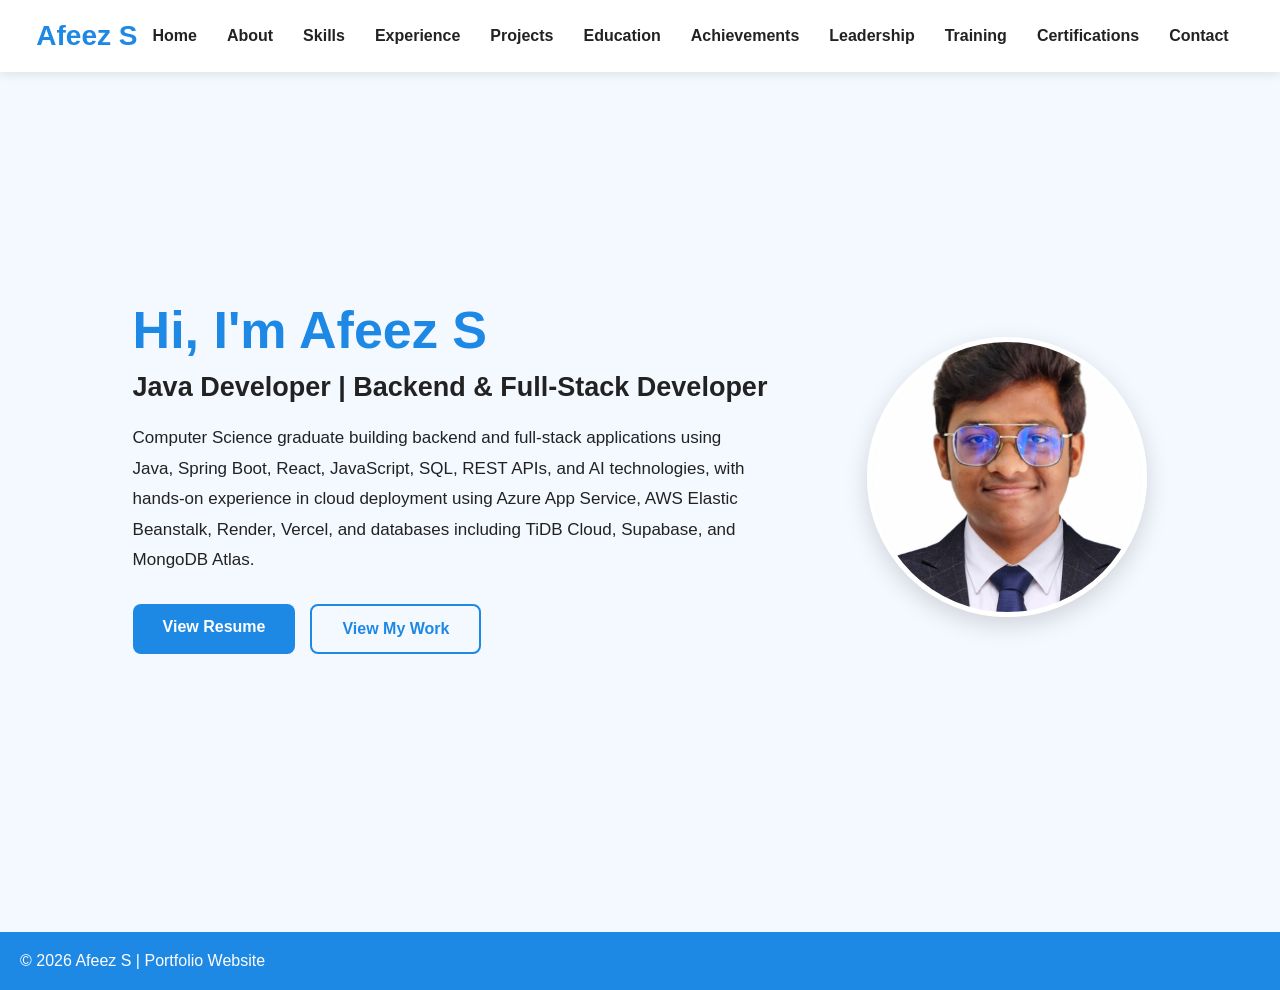
<file: index.html>
<!DOCTYPE html>
<html>
<head>
    <meta charset="UTF-8">
    <meta name="viewport" content="width=device-width, initial-scale=1.0">
    <title>Afeez Portfolio</title>
    <link rel="stylesheet" href="style1.css">
</head>
<body>

<header>
    <div class="nav-container">

        <div class="logo">Afeez S</div>

        <button class="menu-toggle" id="menu-toggle" aria-label="Open navigation menu">
            ☰
        </button>

        <nav id="nav-menu">
            <a href="index.html">Home</a>
            <a href="about.html">About</a>
            <a href="skills.html">Skills</a>
            <a href="experience.html" class="active">Experience</a>
            <a href="projects.html">Projects</a>
            <a href="education.html">Education</a>
            <a href="achievements.html">Achievements</a>
            <a href="leadership.html">Leadership</a>
            <a href="training.html">Training</a>
            <a href="certificates.html">Certifications</a>
            <a href="contact.html">Contact</a>
        </nav>
    </div>
</header>

<section class="hero">

    <div class="hero-text">

        <h1>Hi, I'm Afeez S</h1>

        <h2>Java Developer | Backend & Full-Stack Developer</h2>

        <p>
            Computer Science graduate building backend and full-stack applications 
            using Java, Spring Boot, React, JavaScript, SQL, REST APIs, and AI technologies, 
            with hands-on experience in cloud deployment using Azure App Service, AWS Elastic 
            Beanstalk, Render, Vercel, and databases including TiDB Cloud, Supabase, and MongoDB Atlas.
        </p>

        <div class="hero-buttons">

            <a href="files/Resume_Afeez_Dev.pdf"
               target="_blank"
               class="btn">
                View Resume
            </a>

            <a href="projects.html"
               class="btn secondary-btn">
                View My Work
            </a>

        </div>

    </div>


    <div class="hero-image">

        <img src="images/afeez_prof_pic.jpeg"
             alt="Afeez S - Java Developer">

    </div>

</section>

<footer>
    <p>© 2026 Afeez S | Portfolio Website</p>
</footer>

<script src="script.js"></script>

</body>
</html>
</file>
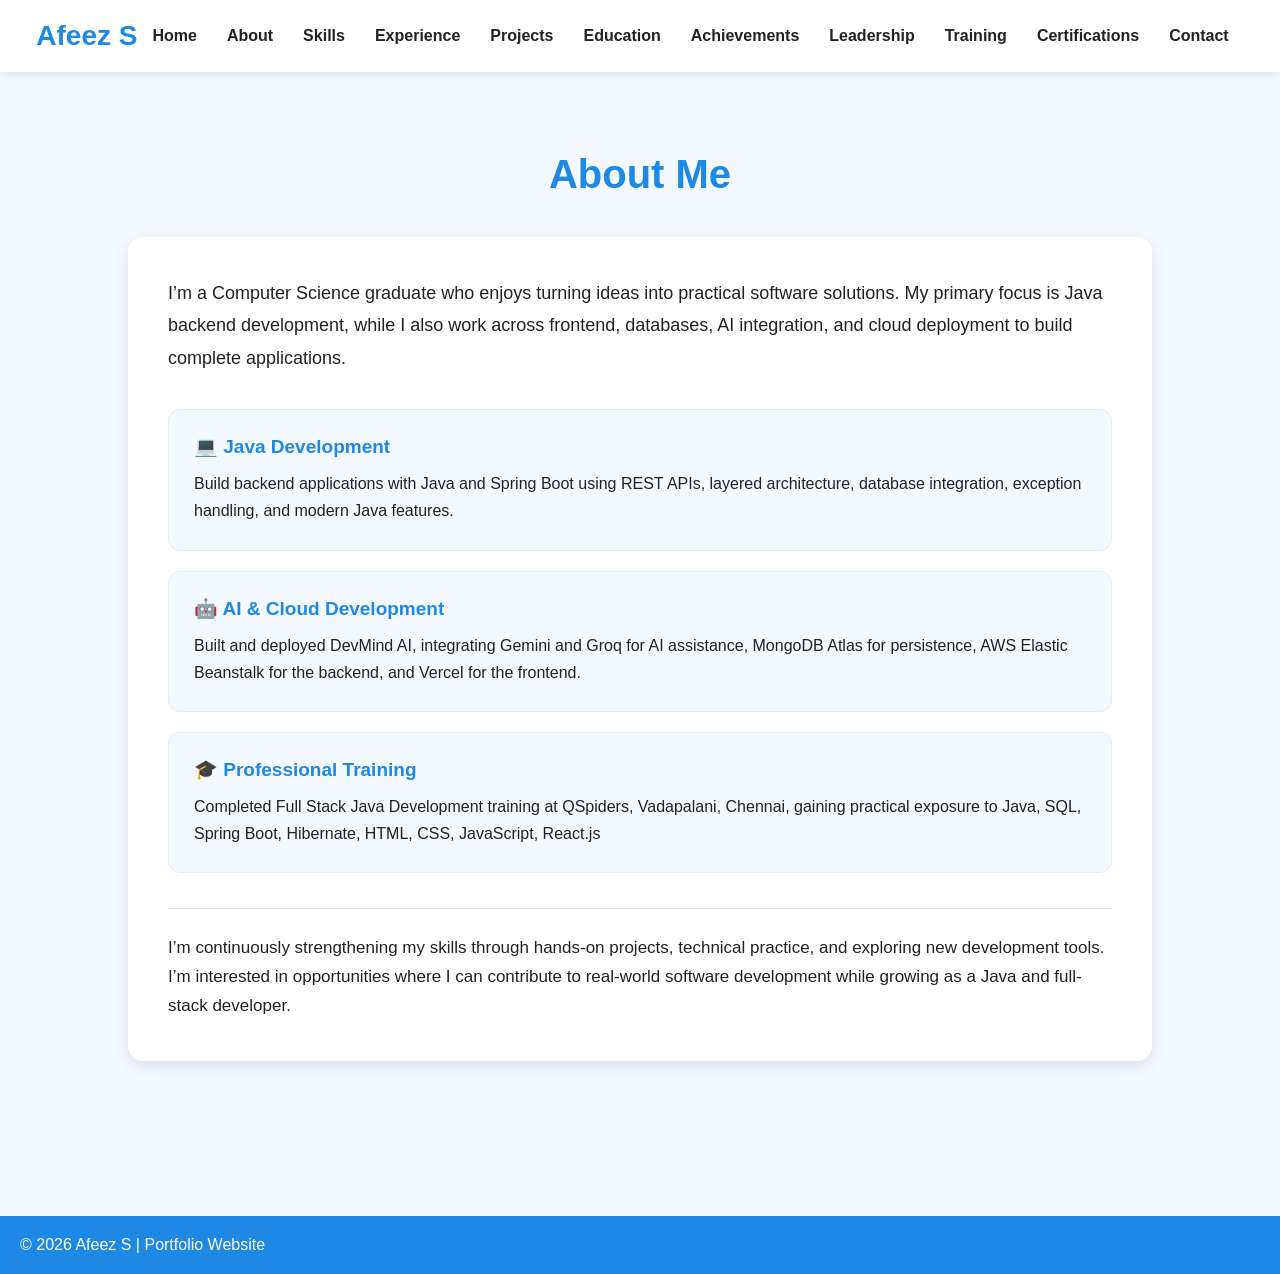
<file: about.html>
<!DOCTYPE html>
<html>
<head>
    <meta charset="UTF-8">
    <meta name="viewport" content="width=device-width, initial-scale=1.0">
    <title>Afeez Portfolio</title>
    <link rel="stylesheet" href="style1.css">
</head>
<body>

<header>
    <div class="nav-container">

        <div class="logo">Afeez S</div>

        <button class="menu-toggle" id="menu-toggle" aria-label="Open navigation menu">
            ☰
        </button>

        <nav id="nav-menu">
            <a href="index.html">Home</a>
            <a href="about.html">About</a>
            <a href="skills.html">Skills</a>
            <a href="experience.html" class="active">Experience</a>
            <a href="projects.html">Projects</a>
            <a href="education.html">Education</a>
            <a href="achievements.html">Achievements</a>
            <a href="leadership.html">Leadership</a>
            <a href="training.html">Training</a>
            <a href="certificates.html">Certifications</a>
            <a href="contact.html">Contact</a>
        </nav>
    </div>
</header>

<section class="section">

    <h1>About Me</h1>

<div class="card about-card">

    <p class="about-intro">
        I’m a Computer Science graduate who enjoys turning ideas into 
        practical software solutions. My primary focus is Java backend 
        development, while I also work across frontend, databases, AI 
        integration, and cloud deployment to build complete applications.
    </p>


    <div class="about-highlights">

        <div class="about-item">
            <h3>💻 Java Development</h3>
            <p>
                Build backend applications with Java and Spring Boot using 
                REST APIs, layered architecture, database integration, exception 
                handling, and modern Java features.
            </p>
        </div>


        <div class="about-item">
            <h3>🤖 AI & Cloud Development</h3>
            <p>
                Built and deployed DevMind AI, integrating Gemini and Groq 
                for AI assistance, MongoDB Atlas for persistence, AWS Elastic 
                Beanstalk for the backend, and Vercel for the frontend.
            </p>
        </div>


        <div class="about-item">
            <h3>🎓 Professional Training</h3>
            <p>
                Completed Full Stack Java Development training at QSpiders, 
                Vadapalani, Chennai, gaining practical exposure to Java, SQL, 
                Spring Boot, Hibernate, HTML, CSS, JavaScript, React.js
            </p>
        </div>

    </div>


    <p class="about-goal">
        I’m continuously strengthening my skills through hands-on projects, 
        technical practice, and exploring new development tools. I’m interested 
        in opportunities where I can contribute to real-world software development 
        while growing as a Java and full-stack developer.
    </p>

</div>

</section>

<footer>
    <p>© 2026 Afeez S | Portfolio Website</p>
</footer>

<script src="script.js"></script>

</body>
</html>
</file>
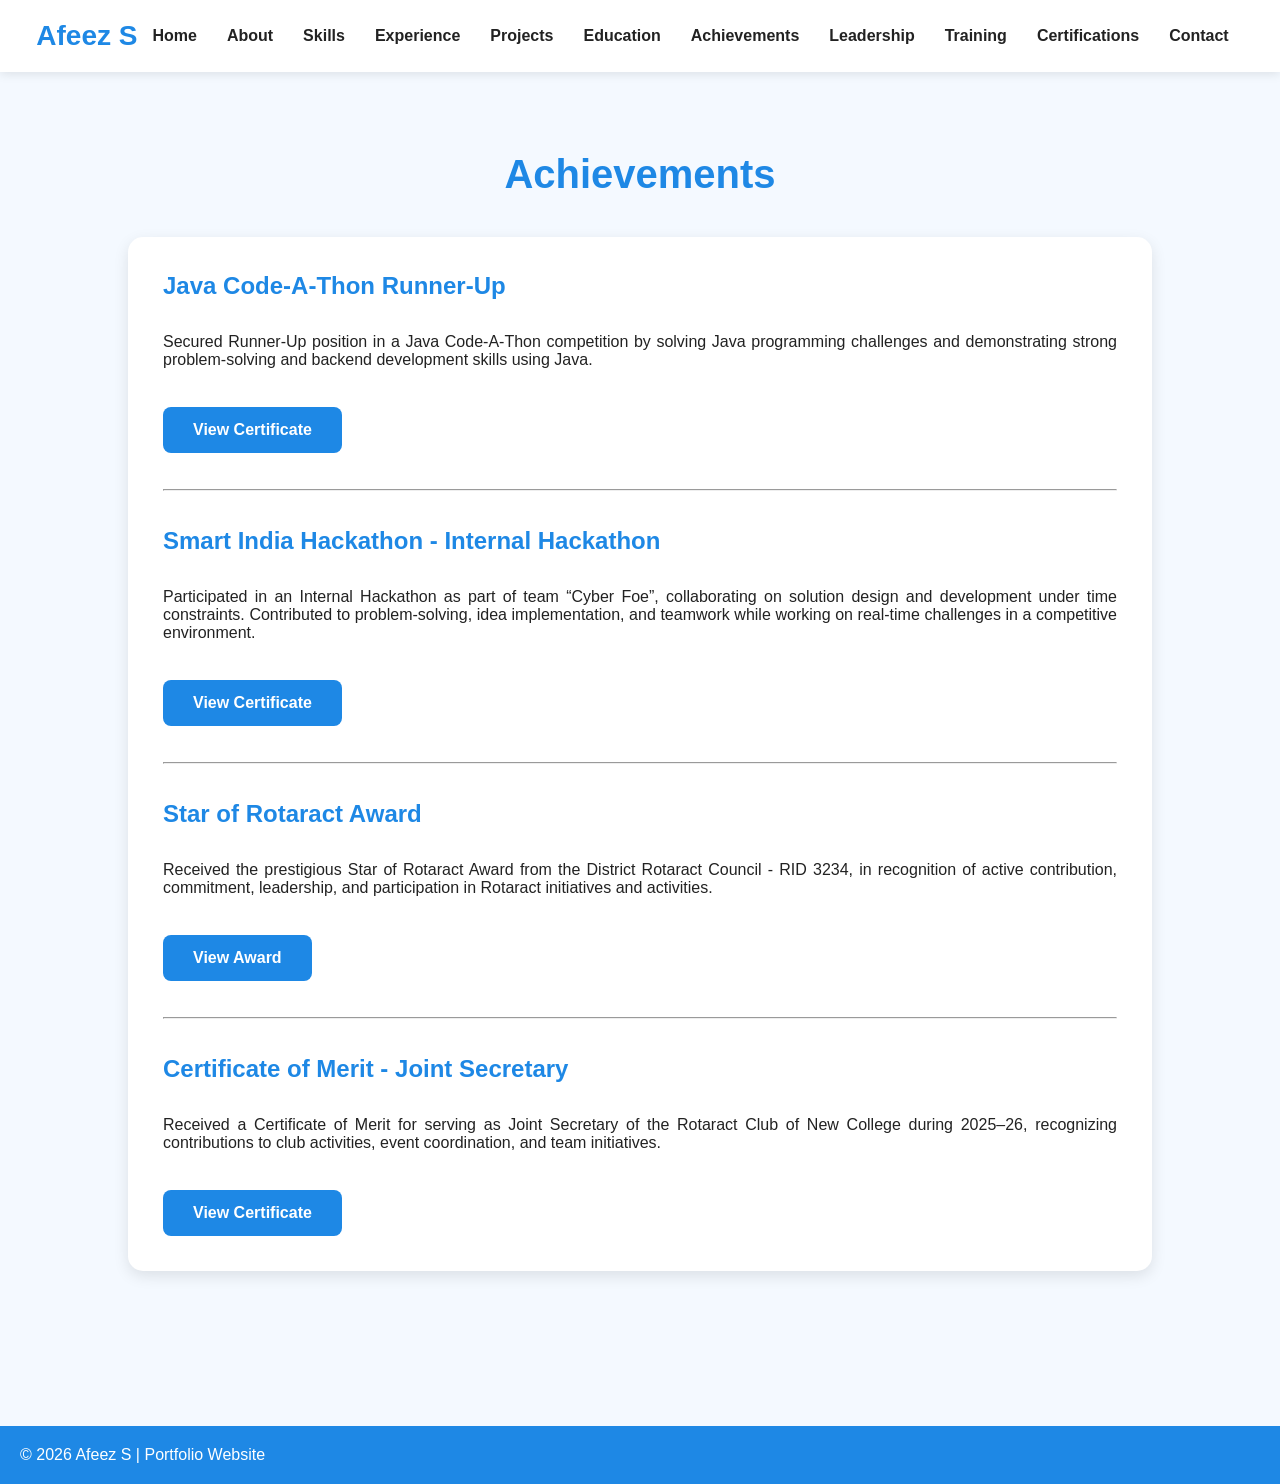
<file: achievements.html>
<!DOCTYPE html>
<html>
<head>
    <meta charset="UTF-8">
    <meta name="viewport" content="width=device-width, initial-scale=1.0">
    <title>Afeez Portfolio</title>
    <link rel="stylesheet" href="style1.css">
</head>
<body>

<header>
    <div class="nav-container">

        <div class="logo">Afeez S</div>

        <button class="menu-toggle" id="menu-toggle" aria-label="Open navigation menu">
            ☰
        </button>

        <nav id="nav-menu">
            <a href="index.html">Home</a>
            <a href="about.html">About</a>
            <a href="skills.html">Skills</a>
            <a href="experience.html" class="active">Experience</a>
            <a href="projects.html">Projects</a>
            <a href="education.html">Education</a>
            <a href="achievements.html">Achievements</a>
            <a href="leadership.html">Leadership</a>
            <a href="training.html">Training</a>
            <a href="certificates.html">Certifications</a>
            <a href="contact.html">Contact</a>
        </nav>
    </div>
</header>

<section class="section">

    <h1>Achievements</h1>

    <div class="card">

        <h2>Java Code-A-Thon Runner-Up</h2>

        <br>

        <p>
            Secured Runner-Up position in a Java Code-A-Thon competition by
            solving Java programming challenges and demonstrating strong
            problem-solving and backend development skills using Java.
        </p>

        <br>

        <a href="images/Code-a-Thon_Certifcate.jpeg"
        target="_blank"
        class="btn">

        View Certificate

        </a>

        <br><br><br>
        <hr>
        <br><br>

        <h2>Smart India Hackathon - Internal Hackathon</h2>
        <br>

        <p>
            Participated in an Internal Hackathon as part of team “Cyber Foe”, 
            collaborating on solution design and development under time constraints. 
            Contributed to problem-solving, idea implementation, and teamwork while working on real-time challenges in a competitive environment.
        </p>

        <br>

        <a href="images/Hackathon_Certificate.jpeg"
        target="_blank"
        class="btn">

        View Certificate

        </a>

        <br><br><br>
        <hr>
        <br><br>

        <h2>Star of Rotaract Award</h2>

        <br>

        <p>
            Received the prestigious Star of Rotaract Award from the District 
            Rotaract Council - RID 3234, in recognition of active contribution, 
            commitment, leadership, and participation in Rotaract initiatives and activities.
        </p>

        <br>

        <a href="images/Star-of-Rotaract-Award.jpeg"
        target="_blank"
        class="btn">

        View Award

        </a>

        <br><br><br>
        <hr>
        <br><br>
        
        <h2>Certificate of Merit - Joint Secretary</h2>

        <br>

        <p>
            Received a Certificate of Merit for serving as Joint Secretary of 
            the Rotaract Club of New College during 2025–26, recognizing contributions 
            to club activities, event coordination, and team initiatives.
        </p>

        <br>

        <a href="images/JS-Recognition_Certificate.jpeg"
        target="_blank"
        class="btn">

        View Certificate

        </a>

        <br>

    </div>

</section>

<footer>
    <p>© 2026 Afeez S | Portfolio Website</p>
</footer>

<script src="script.js"></script>

</body>
</html>
</file>
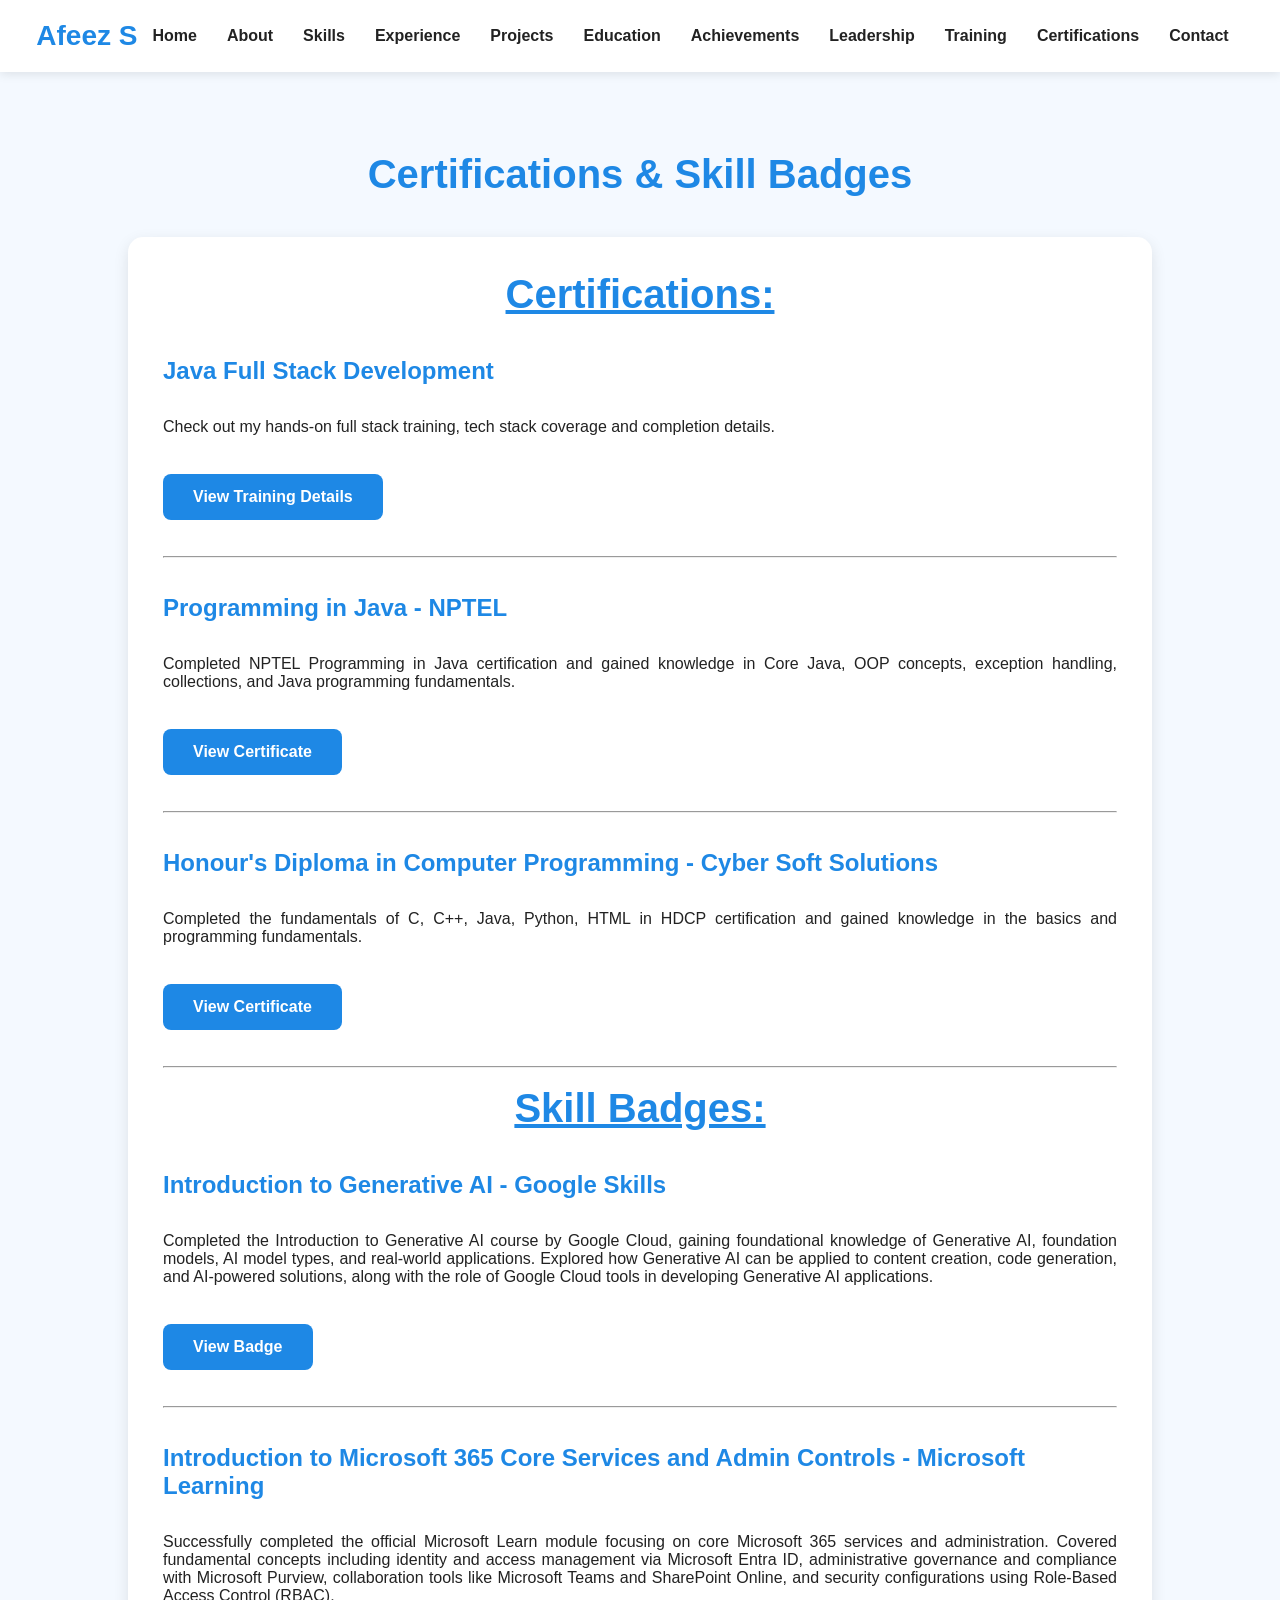
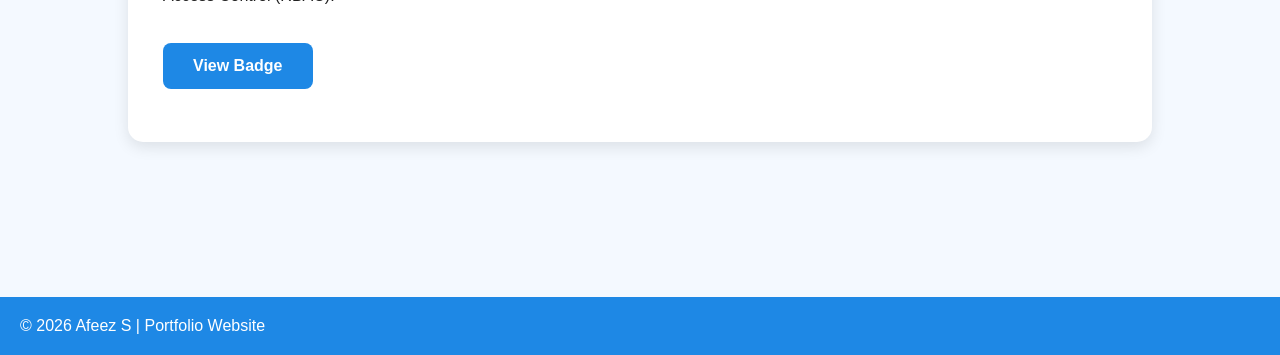
<file: certificates.html>
<!DOCTYPE html>
<html>
<head>
    <meta charset="UTF-8">
    <meta name="viewport" content="width=device-width, initial-scale=1.0">
    <title>Afeez Portfolio</title>
    <link rel="stylesheet" href="style1.css">
</head>
<body>

<header>
    <div class="nav-container">
        <div class="logo">Afeez S</div>
        <button class="menu-toggle" id="menu-toggle" aria-label="Open navigation menu">
            ☰
        </button>

        <nav id="nav-menu">
            <a href="index.html">Home</a>
            <a href="about.html">About</a>
            <a href="skills.html">Skills</a>
            <a href="experience.html" class="active">Experience</a>
            <a href="projects.html">Projects</a>
            <a href="education.html">Education</a>
            <a href="achievements.html">Achievements</a>
            <a href="leadership.html">Leadership</a>
            <a href="training.html">Training</a>
            <a href="certificates.html">Certifications</a>
            <a href="contact.html">Contact</a>
        </nav>
    </div>
</header>

<section class="section">

    <h1>Certifications & Skill Badges</h1>

    <div class="card">

        <h1><u>Certifications: </u></h1>

        <h2>Java Full Stack Development</h2>

        <br>

        <p>
        Check out my hands-on full stack training, tech stack coverage and completion details.
        </p>

        <br>

        <a href="training.html"
        class="btn">
        View Training Details
        </a>

        <br><br><br><hr><br><br>

        <h2>Programming in Java - NPTEL</h2>

        <br>

        <p>
        Completed NPTEL Programming in Java certification and gained
        knowledge in Core Java, OOP concepts, exception handling,
        collections, and Java programming fundamentals.
        </p>

        <br>

        <a href="files/Programming In Java - NPTEL.pdf"
        target="_blank"
        class="btn">

        View Certificate

        </a>

        <br><br><br><hr><br><br>

        <h2>Honour's Diploma in Computer Programming - Cyber Soft Solutions</h2>

        <br>

        <p>
        Completed the fundamentals of C, C++, Java, Python, HTML in HDCP certification and gained
        knowledge in the basics and programming fundamentals.
        </p>

        <br>

        <a href="images/HDCP_Certificate.jpeg"
        target="_blank"
        class="btn">

        View Certificate

        </a>

        <br><br><br><hr><br>

        <h1><u>Skill Badges: </u></h1>

    <h2>Introduction to Generative AI - Google Skills</h2>

        <br>

        <p>
        Completed the Introduction to Generative AI course by Google Cloud, 
        gaining foundational knowledge of Generative AI, foundation models, 
        AI model types, and real-world applications. Explored how Generative AI 
        can be applied to content creation, code generation, and AI-powered solutions, 
        along with the role of Google Cloud tools in developing Generative AI applications.
        </p>

        <br>

        <a href="images/gen ai - badge.png"
        target="_blank"
        class="btn">

        View Badge

        </a>

        <br><br><br><hr><br><br>

    <h2>Introduction to Microsoft 365 Core Services and Admin Controls - Microsoft Learning</h2>

        <br>

        <p>
        Successfully completed the official Microsoft Learn module focusing on core 
        Microsoft 365 services and administration. Covered fundamental concepts including 
        identity and access management via Microsoft Entra ID, administrative governance 
        and compliance with Microsoft Purview, collaboration tools like Microsoft Teams and 
        SharePoint Online, and security configurations using Role-Based Access Control (RBAC).
        </p>

        <br>

        <a href="images/ms-365-badge.jpeg"
        target="_blank"
        class="btn">

        View Badge

        </a>

        <br><br>

    </div>

</section>

<footer>
    <p>© 2026 Afeez S | Portfolio Website</p>
</footer>

<script src="script.js"></script>

</body>
</html>
</file>
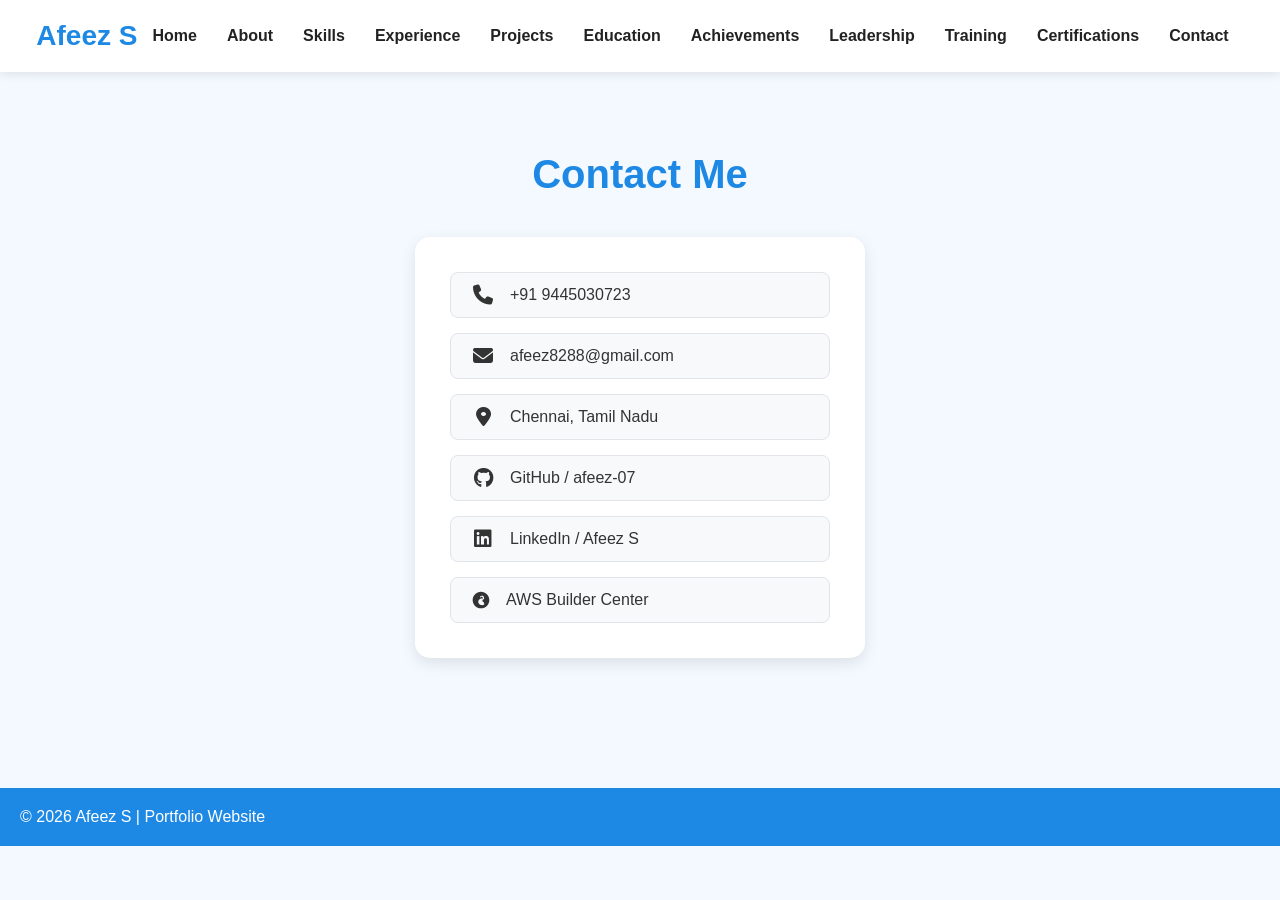
<file: contact.html>
<!DOCTYPE html>
<html lang="en">
<head>
    <meta charset="UTF-8">
    <meta name="viewport" content="width=device-width, initial-scale=1.0">
    <title>Contact - Afeez Portfolio</title>
    <link rel="stylesheet" href="style1.css">
    <!-- Font Awesome CDN for official brand and contact logos -->
    <link rel="stylesheet" href="https://cdnjs.cloudflare.com/ajax/libs/font-awesome/6.4.0/css/all.min.css">
</head>
<body>

<header>
    <div class="nav-container">
        <div class="logo">Afeez S</div>

        <button class="menu-toggle" id="menu-toggle" aria-label="Open navigation menu">
            ☰
        </button>

        <nav id="nav-menu">
            <a href="index.html">Home</a>
            <a href="about.html">About</a>
            <a href="skills.html">Skills</a>
            <a href="experience.html" class="active">Experience</a>
            <a href="projects.html">Projects</a>
            <a href="education.html">Education</a>
            <a href="achievements.html">Achievements</a>
            <a href="leadership.html">Leadership</a>
            <a href="training.html">Training</a>
            <a href="certificates.html">Certifications</a>
            <a href="contact.html" class="active">Contact</a>
        </nav>
    </div>
</header>

<section class="section contact">
    <h1>Contact Me</h1>

    <div class="card contact-card-container">

        <a href="tel:+919445030723" class="contact-btn phone-btn">
            <i class="fa-solid fa-phone"></i>
            <span>+91 9445030723</span>
        </a>

        <a href="mailto:afeez8288@gmail.com" class="contact-btn email-btn">
            <i class="fa-solid fa-envelope"></i>
            <span>afeez8288@gmail.com</span>
        </a>

        <div class="contact-btn location-btn">
            <i class="fa-solid fa-location-dot"></i>
            <span>Chennai, Tamil Nadu</span>
        </div>

        <a href="https://github.com/afeez-07" target="_blank" class="contact-btn github-btn">
            <i class="fa-brands fa-github"></i>
            <span>GitHub / afeez-07</span>
        </a>

        <a href="https://www.linkedin.com/in/afeez-s-8a3534320?utm_source=share_via&utm_content=profile&utm_medium=member_android" target="_blank" class="contact-btn linkedin-btn">
            <i class="fa-brands fa-linkedin"></i>
            <span>LinkedIn / Afeez S</span>
        </a>

        <a href="https://builder.aws.com/community/@afeezdev" target="_blank" class="contact-btn aws-btn">
            <svg class="aws-icon" viewBox="0 0 24 24" width="20" height="20" fill="currentColor">
                <path d="M16.11 11.23c-.15-.09-.32-.14-.5-.15-.47-.02-.95.14-1.33.45-.38.31-.6.76-.6 1.23 0 .47.22.92.6 1.23.38.31.86.47 1.33.45.18-.01.35-.06.5-.15V11.23zM12 2C6.48 2 2 6.48 2 12s4.48 10 10 10 10-4.48 10-10S17.52 2 12 2zm4.11 15.23c-1.12.91-2.67 1.23-4.11.89-1.44-.34-2.61-1.39-3.08-2.79-.47-1.4-.08-2.95 1.01-3.99 1.09-1.04 2.66-1.38 4.07-.91l.11.04v-1.2c0-.4-.2-.78-.53-1-.33-.22-.76-.28-1.16-.16-.4.12-.71.42-.84.81l-.9-.3c.25-.74.87-1.34 1.63-1.61.76-.27 1.6-.17 2.27.27.67.44 1.07 1.18 1.07 1.98v5.52l-.59-.11z"/>
            </svg>
            <span>AWS Builder Center</span>
        </a>

    </div>
</section>

<footer>
    <p>© 2026 Afeez S | Portfolio Website</p>
</footer>

<script src="script.js"></script>

</body>
</html>
</file>
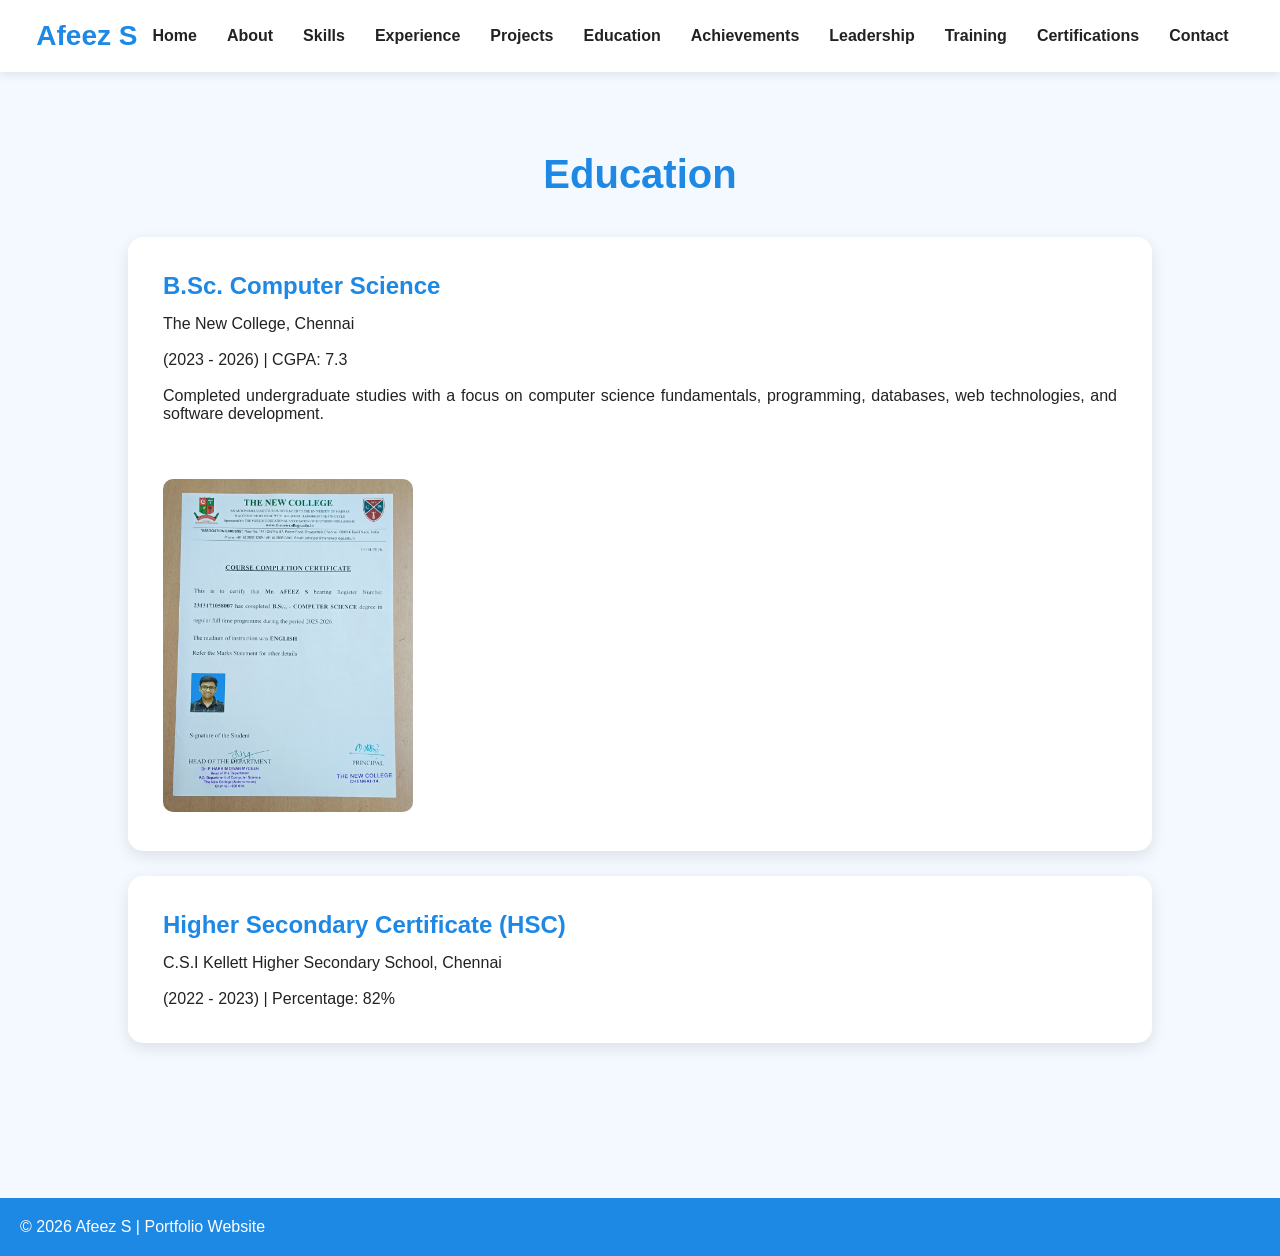
<file: education.html>
<!DOCTYPE html>
<html>
<head>
    <meta charset="UTF-8">
    <meta name="viewport" content="width=device-width, initial-scale=1.0">
    <title>Afeez Portfolio</title>
    <link rel="stylesheet" href="style1.css">
</head>
<body>

<header>
    <div class="nav-container">

        <div class="logo">Afeez S</div>

        <button class="menu-toggle" id="menu-toggle" aria-label="Open navigation menu">
            ☰
        </button>

        <nav id="nav-menu">
            <a href="index.html">Home</a>
            <a href="about.html">About</a>
            <a href="skills.html">Skills</a>
            <a href="experience.html" class="active">Experience</a>
            <a href="projects.html">Projects</a>
            <a href="education.html">Education</a>
            <a href="achievements.html">Achievements</a>
            <a href="leadership.html">Leadership</a>
            <a href="training.html">Training</a>
            <a href="certificates.html">Certifications</a>
            <a href="contact.html">Contact</a>
        </nav>
    </div>
</header>

<section class="section">

    <h1>Education</h1>

    <div class="card">

        <h2>B.Sc. Computer Science</h2>

        <p>The New College, Chennai</p>

        <br>

        <p>(2023 - 2026) | CGPA: 7.3</p>

        <br>

        <p>
        Completed undergraduate studies with a focus on computer science fundamentals, 
        programming, databases, web technologies, and software development.
        </p>

<br><br>

<img src="images/B.Sc CS - Certificate.jpeg"
alt="Degree Certificate"
width="250">

    </div>

    <div class="card">

        <h2>Higher Secondary Certificate (HSC)</h2>

        <p>C.S.I Kellett Higher Secondary School, Chennai</p>

        <br>

        <p>(2022 - 2023) | Percentage: 82%</p>

    </div>

</section>

<footer>
    <p>© 2026 Afeez S | Portfolio Website</p>
</footer>

<script src="script.js"></script>

</body>
</html>
</file>
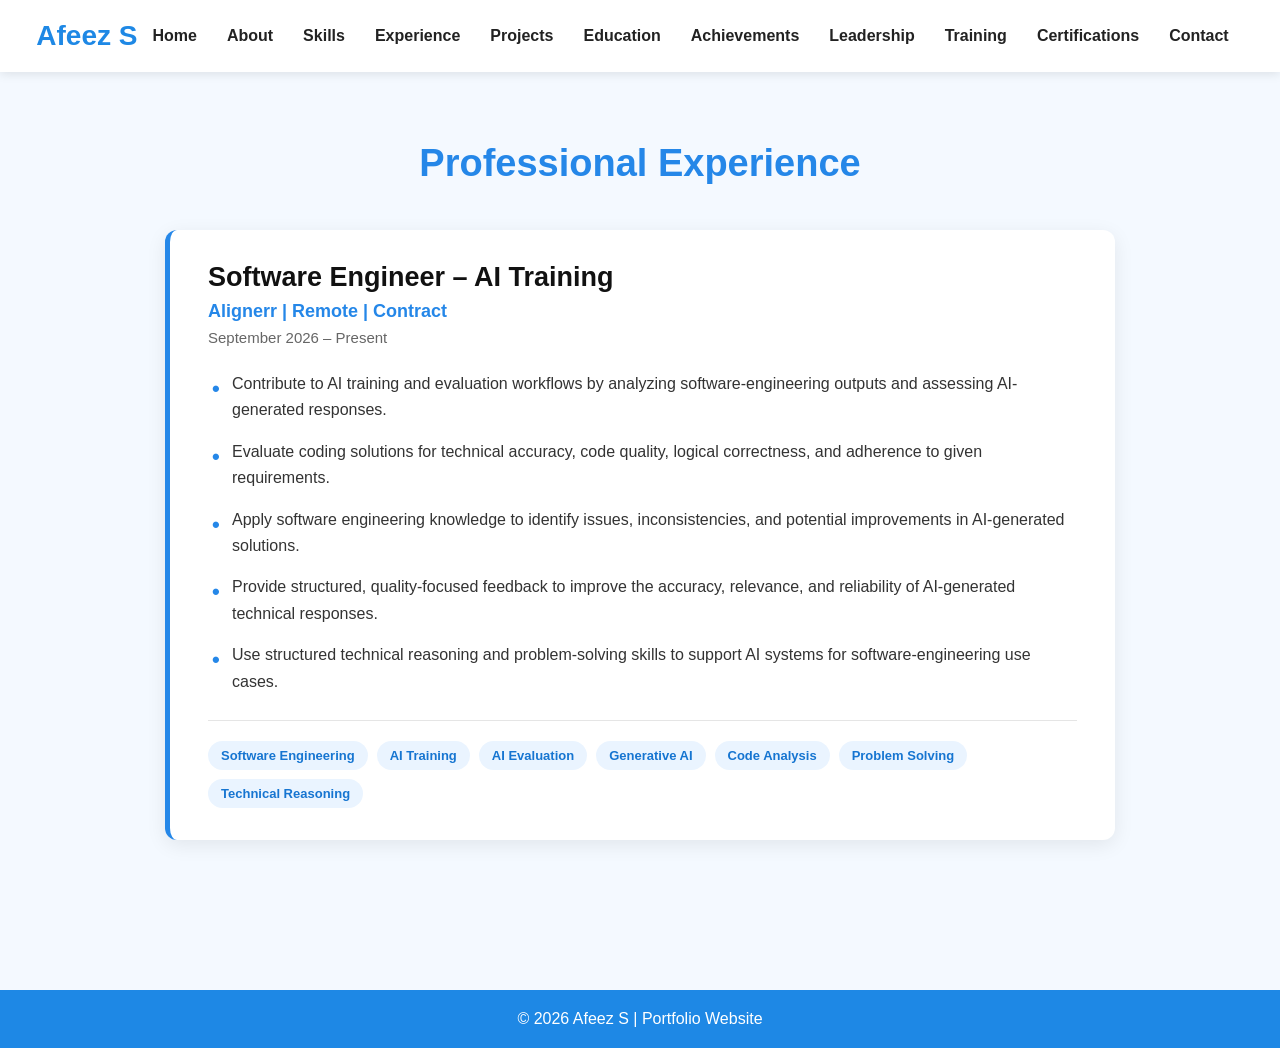
<file: experience.html>
<!DOCTYPE html>
<html lang="en">
<head>
    <meta charset="UTF-8">
    <meta name="viewport" content="width=device-width, initial-scale=1.0">
    <meta name="description" content="Afeez S - Professional Experience">
    <title>Experience | Afeez S</title>

    <link rel="stylesheet" href="style1.css">
</head>

<body>
<header>
    <div class="nav-container">

        <div class="logo">Afeez S</div>

        <button class="menu-toggle" id="menu-toggle" aria-label="Open navigation menu">
            ☰
        </button>

        <nav id="nav-menu">
            <a href="index.html">Home</a>
            <a href="about.html">About</a>
            <a href="skills.html">Skills</a>
            <a href="experience.html" class="active">Experience</a>
            <a href="projects.html">Projects</a>
            <a href="education.html">Education</a>
            <a href="achievements.html">Achievements</a>
            <a href="leadership.html">Leadership</a>
            <a href="training.html">Training</a>
            <a href="certificates.html">Certifications</a>
            <a href="contact.html">Contact</a>
        </nav>
    </div>
</header>

    <main class="experience-section">

        <div class="experience-heading">
            <h1>Professional Experience</h1>
        </div>

        <div class="experience-card">

            <div class="experience-header">
                <h2>Software Engineer – AI Training</h2>

                <h3>Alignerr | Remote | Contract</h3>

                <p class="experience-date">
                    September 2026 – Present
                </p>
            </div>


            <ul class="experience-points">

                <li>
                    Contribute to AI training and evaluation workflows by analyzing
                    software-engineering outputs and assessing AI-generated responses.
                </li>

                <li>
                    Evaluate coding solutions for technical accuracy, code quality,
                    logical correctness, and adherence to given requirements.
                </li>

                <li>
                    Apply software engineering knowledge to identify issues,
                    inconsistencies, and potential improvements in AI-generated solutions.
                </li>

                <li>
                    Provide structured, quality-focused feedback to improve the accuracy,
                    relevance, and reliability of AI-generated technical responses.
                </li>

                <li>
                    Use structured technical reasoning and problem-solving skills to
                    support AI systems for software-engineering use cases.
                </li>

            </ul>


            <div class="experience-skills">

                <span>Software Engineering</span>
                <span>AI Training</span>
                <span>AI Evaluation</span>
                <span>Generative AI</span>
                <span>Code Analysis</span>
                <span>Problem Solving</span>
                <span>Technical Reasoning</span>

            </div>

        </div>

    </main>

    <footer>
        © 2026 Afeez S | Portfolio Website
    </footer>

</body>
</html>
</file>
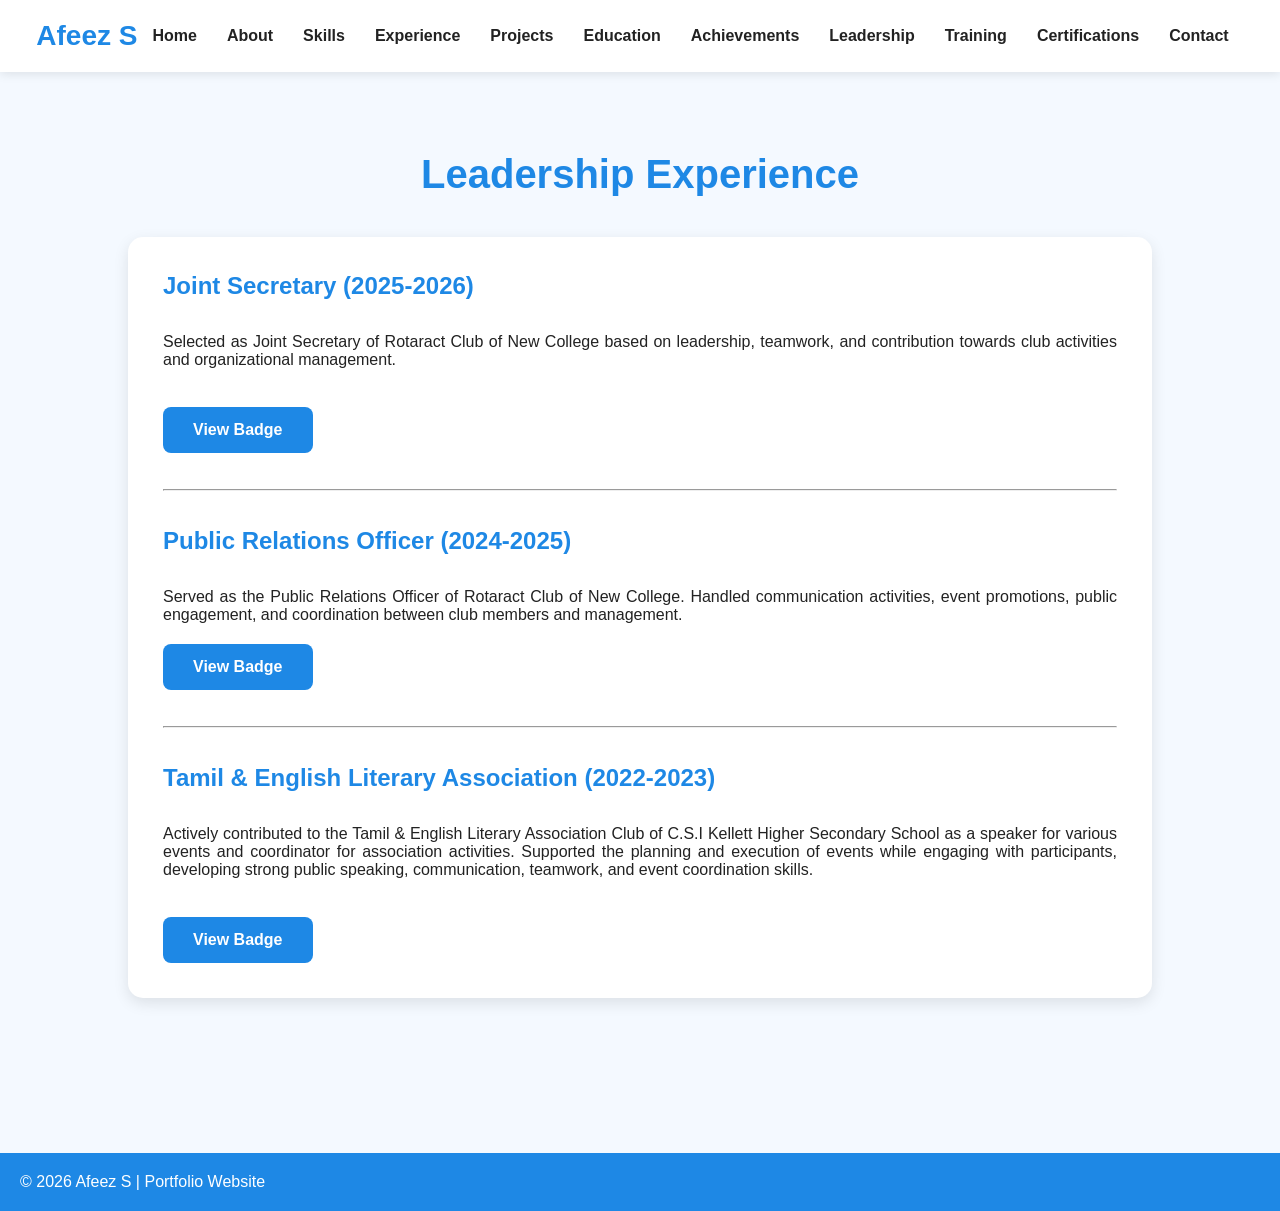
<file: leadership.html>
<!DOCTYPE html>
<html>
<head>
    <meta charset="UTF-8">
    <meta name="viewport" content="width=device-width, initial-scale=1.0">
    <title>Afeez Portfolio</title>
    <link rel="stylesheet" href="style1.css">
</head>
<body>

<header>
    <div class="nav-container">

        <div class="logo">Afeez S</div>

        <button class="menu-toggle" id="menu-toggle" aria-label="Open navigation menu">
            ☰
        </button>

        <nav id="nav-menu">
            <a href="index.html">Home</a>
            <a href="about.html">About</a>
            <a href="skills.html">Skills</a>
            <a href="experience.html" class="active">Experience</a>
            <a href="projects.html">Projects</a>
            <a href="education.html">Education</a>
            <a href="achievements.html">Achievements</a>
            <a href="leadership.html">Leadership</a>
            <a href="training.html">Training</a>
            <a href="certificates.html">Certifications</a>
            <a href="contact.html">Contact</a>
        </nav>
    </div>
</header>

<section class="section">

    <h1>Leadership Experience</h1>

    <div class="card">

        <h2>Joint Secretary (2025-2026)</h2>

<br>

<p>
Selected as Joint Secretary of Rotaract Club of New College based on
leadership, teamwork, and contribution towards club activities and
organizational management.
</p>

<br>

<a href="images/JS_Badge.jpeg"
target="_blank"
class="btn">

View Badge

</a>

<br><br><br>
<hr>
<br><br>


<h2>Public Relations Officer (2024-2025)</h2>

<br>

<p>
Served as the Public Relations Officer of Rotaract Club of New College.
Handled communication activities, event promotions, public engagement,
and coordination between club members and management.
</p>

<a href="images/PRO_Badge.jpeg"
target="_blank"
class="btn">

View Badge

</a>

<br><br><br>

<hr>

<br><br>

<h2>Tamil & English Literary Association (2022-2023)</h2>

<br>

<p>
Actively contributed to the Tamil & English Literary Association Club of 
C.S.I Kellett Higher Secondary School as a speaker for various events and 
coordinator for association activities. Supported the planning and execution 
of events while engaging with participants, developing strong public 
speaking, communication, teamwork, and event coordination skills.
</p>

<br>

<a href="images/Association_Badge.jpeg"
target="_blank"
class="btn">

View Badge

</a>

    </div>

</section>

<footer>
    <p>© 2026 Afeez S | Portfolio Website</p>
</footer>

<script src="script.js"></script>

</body>
</html>
</file>
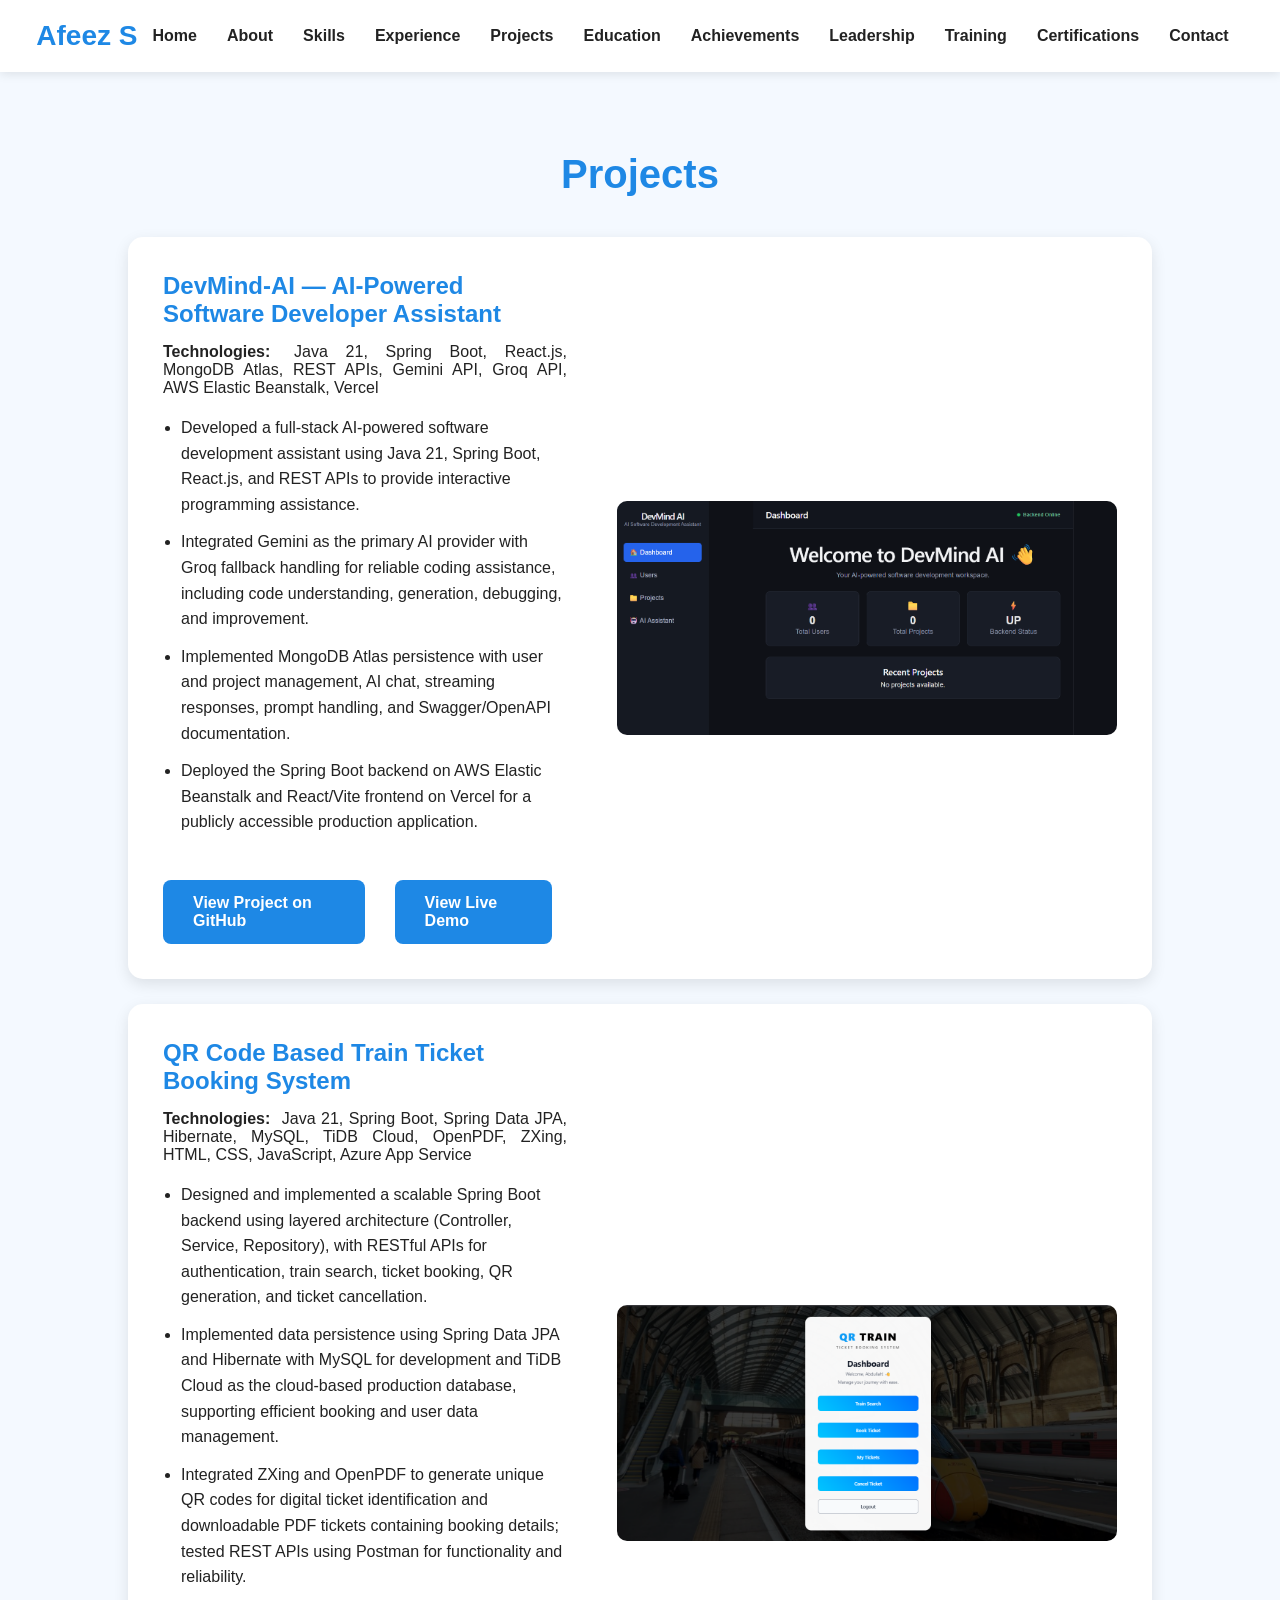
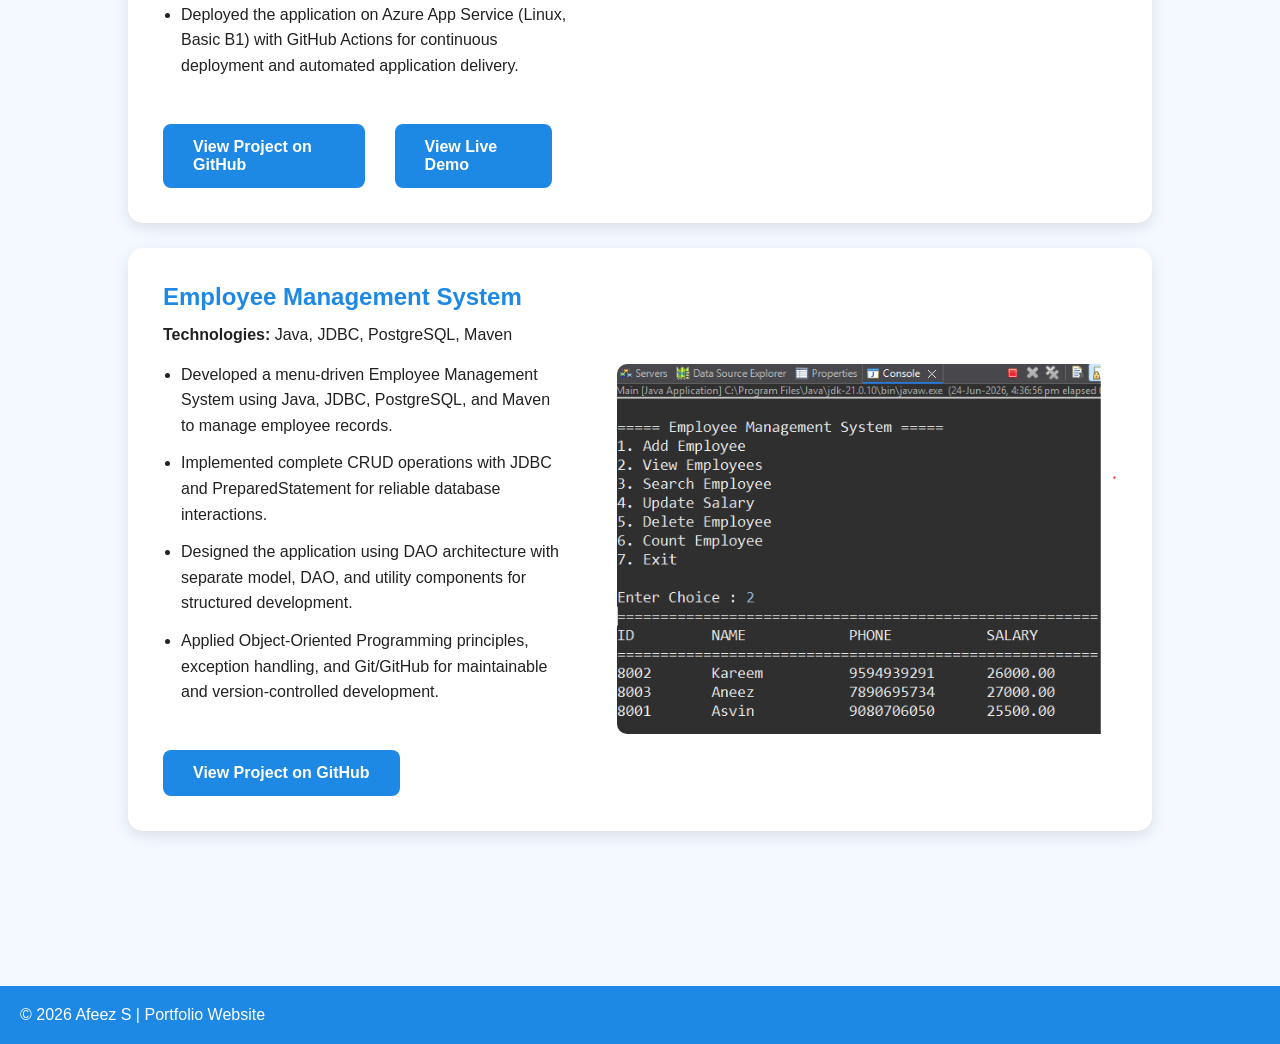
<file: projects.html>
<!DOCTYPE html>
<html>
<head>
    <meta charset="UTF-8">
    <meta name="viewport" content="width=device-width, initial-scale=1.0">
    <title>Afeez Portfolio</title>
    <link rel="stylesheet" href="style1.css">
</head>
<body>

<header>
    <div class="nav-container">

        <div class="logo">Afeez S</div>

        <button class="menu-toggle" id="menu-toggle" aria-label="Open navigation menu">
            ☰
        </button>

        <nav id="nav-menu">
            <a href="index.html">Home</a>
            <a href="about.html">About</a>
            <a href="skills.html">Skills</a>
            <a href="experience.html" class="active">Experience</a>
            <a href="projects.html">Projects</a>
            <a href="education.html">Education</a>
            <a href="achievements.html">Achievements</a>
            <a href="leadership.html">Leadership</a>
            <a href="training.html">Training</a>
            <a href="certificates.html">Certifications</a>
            <a href="contact.html">Contact</a>
        </nav>
    </div>
</header>

<section class="section">

    <h1>Projects</h1>

    <div class="card project-card">
    <div class="project-content">

        <h2>DevMind-AI — AI-Powered Software Developer Assistant</h2>

        <p class="technologies">
            <b>Technologies:</b> Java 21, Spring Boot, React.js, MongoDB Atlas, 
            REST APIs, Gemini API, Groq API, AWS Elastic Beanstalk, Vercel
        </p>

        <ul>
            <li>
                Developed a full-stack AI-powered software development 
                assistant using Java 21, Spring Boot, React.js, and REST APIs 
                to provide interactive programming assistance.
            </li>

            <li>
                Integrated Gemini as the primary AI provider with Groq fallback 
                handling for reliable coding assistance, including code understanding, 
                generation, debugging, and improvement.
            </li>

            <li>
                Implemented MongoDB Atlas persistence with user and project 
                management, AI chat, streaming responses, prompt handling, 
                and Swagger/OpenAPI documentation.
            </li>

            <li>
                Deployed the Spring Boot backend on AWS Elastic Beanstalk 
                and React/Vite frontend on Vercel for a publicly accessible 
                production application.
            </li>

        </ul>

        <div class="project-buttons">

            <a href="https://github.com/afeez-07/devmind-ai"
               target="_blank"
               class="btn">
                View Project on GitHub
            </a>

            <a href="https://devmind-ai-snowy.vercel.app/"
               target="_blank"
               class="btn">
                View Live Demo
            </a>

        </div>

    </div>

    <div class="project-image-container">

        <img src="images/Devmind dashboard.png"
             alt="DevMind AI Dashboard"
             class="project-image">

    </div>

</div>

    <div class="card project-card">

    <div class="project-content">

        <h2>QR Code Based Train Ticket Booking System</h2>

        <p class="technologies">
            <b>Technologies:</b> Java 21, Spring Boot, Spring Data JPA, Hibernate, 
            MySQL, TiDB Cloud, OpenPDF, ZXing, HTML, CSS, JavaScript, Azure App Service
        </p>

        <ul>
            <li>Designed and implemented a scalable Spring Boot backend using layered architecture (Controller, Service, Repository), with RESTful APIs for authentication, train search, ticket booking, QR generation, and ticket cancellation.</li>

            <li>Implemented data persistence using Spring Data JPA and Hibernate with MySQL for development and TiDB Cloud as the cloud-based production database, supporting efficient booking and user data management.</li>

            <li>Integrated ZXing and OpenPDF to generate unique QR codes for digital ticket identification and downloadable PDF tickets containing booking details; tested REST APIs using Postman for functionality and reliability.</li>

            <li>Deployed the application on Azure App Service (Linux, Basic B1) with GitHub Actions for continuous deployment and automated application delivery.</li>
        </ul>

        <div class="project-buttons">

            <a href="https://github.com/afeez-07/qr-train-ticket-booking-system/tree/azure-deployment"
               target="_blank"
               class="btn">
                View Project on GitHub
            </a>

            <a href="https://qr-train-ticket-app-d0bxengcbmgyeyck.indiasouthcentral-01.azurewebsites.net/"
               target="_blank"
               class="btn">
                View Live Demo 
            </a>

        </div>

    </div>

    <div class="project-image-container">

        <img src="images/Proj-Dashboard.png"
             alt="Train Ticket Booking System"
             class="project-image">

    </div>

</div>

    <div class="card project-card">

    <div class="project-content">

        <h2>Employee Management System</h2>

        <p>
            <b>Technologies:</b> Java, JDBC, PostgreSQL, Maven
        </p>

        <ul>

            <li>
                Developed a menu-driven Employee Management System using Java, 
                JDBC, PostgreSQL, and Maven to manage employee records.
            </li>

            <li>
                Implemented complete CRUD operations with JDBC and 
                PreparedStatement for reliable database interactions.
            </li>

            <li>
                Designed the application using DAO architecture with separate model, 
                DAO, and utility components for structured development.
            </li>

            <li>
                Applied Object-Oriented Programming principles, exception handling, 
                and Git/GitHub for maintainable and version-controlled development.
            </li>

        </ul>

        <div class="project-buttons">

            <a href="https://github.com/afeez-07/employee-management-system-jdbc"
               target="_blank"
               class="btn">

                View Project on GitHub

            </a>

        </div>

    </div>

    <div class="project-image-container">

        <img src="images/emp-mgmt-sys.png"
             alt="Employee Management System"
             class="project-image">

    </div>

</div>

</section>

<footer>
    <p>© 2026 Afeez S | Portfolio Website</p>
</footer>

<script src="script.js"></script>

</body>
</html>
</file>
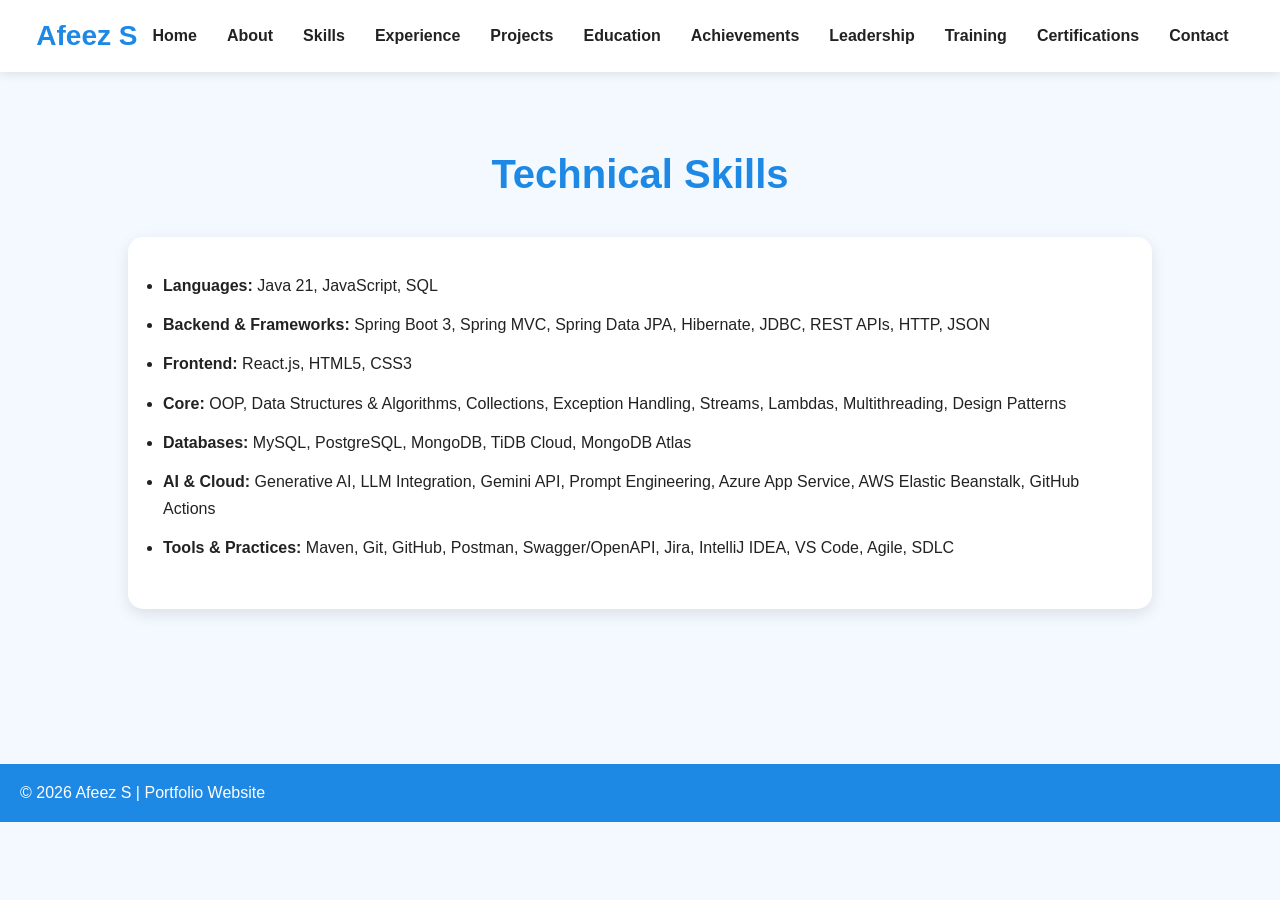
<file: skills.html>
<!DOCTYPE html>
<html>
<head>
    <meta charset="UTF-8">
    <meta name="viewport" content="width=device-width, initial-scale=1.0">
    <title>Afeez Portfolio</title>
    <link rel="stylesheet" href="style1.css">
</head>
<body>

<header>
    <div class="nav-container">

        <div class="logo">Afeez S</div>

        <button class="menu-toggle" id="menu-toggle" aria-label="Open navigation menu">
            ☰
        </button>

        <nav id="nav-menu">
            <a href="index.html">Home</a>
            <a href="about.html">About</a>
            <a href="skills.html">Skills</a>
            <a href="experience.html" class="active">Experience</a>
            <a href="projects.html">Projects</a>
            <a href="education.html">Education</a>
            <a href="achievements.html">Achievements</a>
            <a href="leadership.html">Leadership</a>
            <a href="training.html">Training</a>
            <a href="certificates.html">Certifications</a>
            <a href="contact.html">Contact</a>
        </nav>
    </div>
</header>

<section class="section">

    <h1>Technical Skills</h1>

    <div class="card">

        <ul>
        <li>
            <strong>Languages:</strong>
            Java 21, JavaScript, SQL
        </li>

        <li>
            <strong>Backend & Frameworks:</strong>
            Spring Boot 3, Spring MVC, Spring Data JPA, Hibernate,
            JDBC, REST APIs, HTTP, JSON
        </li>

        <li>
            <strong>Frontend:</strong>
            React.js, HTML5, CSS3
        </li>

        <li>
            <strong>Core:</strong>
            OOP, Data Structures & Algorithms, Collections,
            Exception Handling, Streams, Lambdas, Multithreading,
            Design Patterns
        </li>

        <li>
            <strong>Databases:</strong>
            MySQL, PostgreSQL, MongoDB, TiDB Cloud, MongoDB Atlas
        </li>

        <li>
            <strong>AI & Cloud:</strong>
            Generative AI, LLM Integration, Gemini API,
            Prompt Engineering, Azure App Service,
            AWS Elastic Beanstalk, GitHub Actions
        </li>

        <li>
            <strong>Tools & Practices:</strong>
            Maven, Git, GitHub, Postman, Swagger/OpenAPI,
            Jira, IntelliJ IDEA, VS Code, Agile, SDLC
        </li>

    </ul>

    </div>

</section>

<footer>
    <p>© 2026 Afeez S | Portfolio Website</p>
</footer>

<script src="script.js"></script>

</body>
</html>
</file>
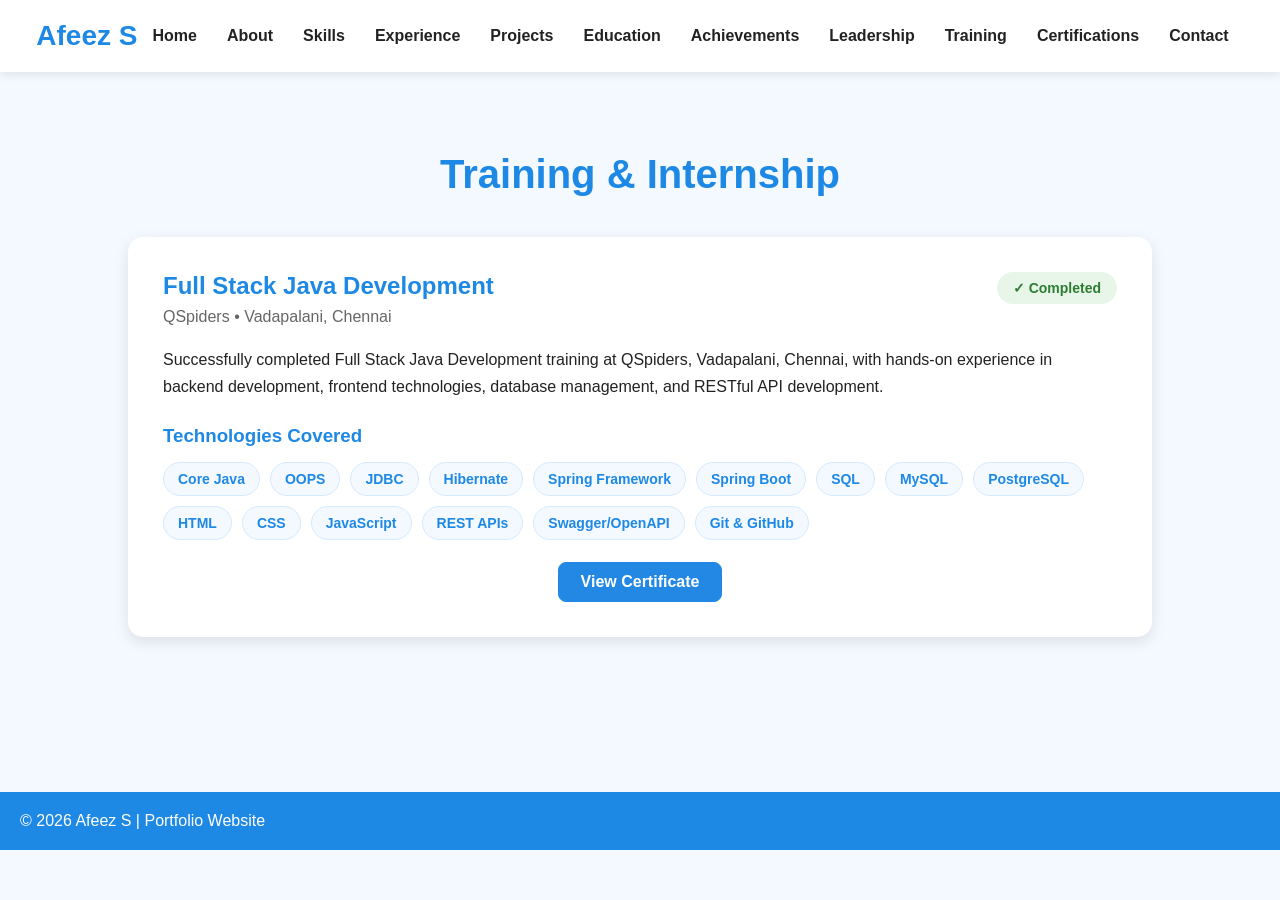
<file: training.html>
<!DOCTYPE html>
<html>
<head>
    <meta charset="UTF-8">
    <meta name="viewport" content="width=device-width, initial-scale=1.0">
    <title>Afeez Portfolio</title>
    <link rel="stylesheet" href="style1.css">
</head>

<body>
<header>
    <div class="nav-container">

        <div class="logo">Afeez S</div>

        <button class="menu-toggle" id="menu-toggle" aria-label="Open navigation menu">
            ☰
        </button>

        <nav id="nav-menu">
            <a href="index.html">Home</a>
            <a href="about.html">About</a>
            <a href="skills.html">Skills</a>
            <a href="experience.html" class="active">Experience</a>
            <a href="projects.html">Projects</a>
            <a href="education.html">Education</a>
            <a href="achievements.html">Achievements</a>
            <a href="leadership.html">Leadership</a>
            <a href="training.html">Training</a>
            <a href="certificates.html">Certifications</a>
            <a href="contact.html">Contact</a>
        </nav>
    </div>
</header>

<section class="section">

    <h1>Training & Internship</h1>

<div class="card training-card">

    <div class="training-header">

        <div>
            <h2>Full Stack Java Development</h2>
            <p class="training-provider">
                QSpiders • Vadapalani, Chennai
            </p>
        </div>

        <span class="training-status">✓ Completed</span>

    </div>


    <p class="training-description">
            Successfully completed Full Stack Java Development training at QSpiders,
            Vadapalani, Chennai, with hands-on experience in backend development,
            frontend technologies, database management, and RESTful API development.
</p>


    <h3>Technologies Covered</h3>

    <div class="tech-tags">

        <span>Core Java</span>
        <span>OOPS</span>
        <span>JDBC</span>
        <span>Hibernate</span>
        <span>Spring Framework</span>
        <span>Spring Boot</span>
        <span>SQL</span>
        <span>MySQL</span>
        <span>PostgreSQL</span>
        <span>HTML</span>
        <span>CSS</span>
        <span>JavaScript</span>
        <span>REST APIs</span>
        <span>Swagger/OpenAPI</span>
        <span>Git & GitHub</span>

    </div>

    <div class="certificate-action">
        <a href="images/Java-Fullstack_Certificate.jpeg"
            target="_blank"
            rel="noopener noreferrer"
            class="view-certificate-btn">
            View Certificate
        </a>
    </div>

</div>

</section>

<footer>
    <p>© 2026 Afeez S | Portfolio Website</p>
</footer>

<script src="script.js"></script>

</body>
</html>
</file>
<file: style1.css>
* {
    margin: 0;
    padding: 0;
    box-sizing: border-box;
    font-family: Arial, sans-serif;
}

html {
    scroll-behavior: smooth;
}

body {
    background-color: #f4f9ff;
    color: #222;
    overflow-x: hidden;
}

p {
    text-align: justify;
}

a {
    color: #1e88e5;
}

/* =========================
   HEADER / NAVIGATION
   ========================= */

header {
    background: white;
    padding: 20px;
    display: flex;
    justify-content: center;
    align-items: center;
    box-shadow: 0 2px 10px rgba(0, 0, 0, 0.1);
    position: sticky;
    top: 0;
    z-index: 1000;
}

.nav-container {
    width: 100%;
    display: flex;
    align-items: center;
    justify-content: center;
}

.logo {
    font-size: 28px;
    font-weight: bold;
    color: #1e88e5;
}

nav {
    display: flex;
    align-items: center;
    justify-content: center;
}

nav a {
    text-decoration: none;
    margin: 0 15px;
    color: #222;
    font-weight: bold;
    transition: 0.3s;
}

nav a:hover {
    color: #1e88e5;
}

.menu-toggle {
    display: none;
    background: none;
    border: none;
    color: #1e88e5;
    font-size: 28px;
    line-height: 1;
    cursor: pointer;
    padding: 5px;
}

/* =========================
   COMMON PROJECT / CONTENT
   ========================= */

.technologies b {
    margin-right: 6px;
}

.project-content p {
    margin-bottom: 18px;
}

.project-content ul {
    margin-top: 0;
    padding-left: 18px;
}

.project-content ul li {
    margin-bottom: 12px;
    line-height: 1.6;
}

/* =========================
   HERO
   ========================= */

.hero {
    min-height: 90vh;
    display: flex;
    justify-content: center;
    align-items: center;
    padding: 60px 8%;
    gap: 100px;
}

.hero-text {
    max-width: 650px;
}

.hero-text h1 {
    font-size: 52px;
    color: #1e88e5;
    margin-bottom: 12px;
}

.hero-text h2 {
    font-size: 27px;
    margin-bottom: 20px;
}

.hero-text p {
    font-size: 17px;
    line-height: 1.8;
    margin-bottom: 28px;
    max-width: 620px;
    text-align: left;
}

.hero-buttons {
    display: flex;
    gap: 15px;
    margin-top: 10px;
}

.btn {
    display: inline-block;
    padding: 14px 30px;
    background: #1e88e5;
    color: white;
    text-decoration: none;
    border-radius: 8px;
    font-weight: bold;
    transition: 0.3s;
}

.btn:hover {
    background: #0d6efd;
}

.secondary-btn {
    background: transparent;
    color: #1e88e5;
    border: 2px solid #1e88e5;
}

.secondary-btn:hover {
    background: #1e88e5;
    color: white;
}

.social-links {
    display: flex;
    gap: 25px;
    margin-top: 22px;
}

.social-links a {
    text-decoration: none;
    color: #333;
    font-weight: bold;
    transition: 0.3s;
}

.social-links a:hover {
    color: #1e88e5;
}

.hero-image {
    display: flex;
    justify-content: center;
    align-items: center;
}

.hero-image img {
    width: 280px;
    height: 280px;
    object-fit: cover;
    object-position: center;
    border-radius: 50%;
    border: 5px solid white;
    box-shadow: 0 8px 25px rgba(0, 0, 0, 0.15);
    margin-top: 0;
}

/* =========================
   COMMON SECTIONS / CARDS
   ========================= */

.section {
    padding: 80px 10%;
}

.section h1 {
    text-align: center;
    color: #1e88e5;
    margin-bottom: 40px;
    font-size: 40px;
}

.card {
    background: white;
    padding: 35px;
    border-radius: 15px;
    box-shadow: 0 5px 15px rgba(0, 0, 0, 0.1);
    margin-bottom: 25px;
    transition: 0.3s;
}

.card:hover {
    transform: translateY(-5px);
}

.card h2 {
    color: #1e88e5;
    margin-bottom: 15px;
}

.card h3 {
    color: #1e88e5;
}

.card .btn {
    margin-top: 20px;
    margin-right: 15px;
}

.card img {
    margin-top: 20px;
    border-radius: 10px;
    max-width: 100%;
    height: auto;
}

ul li {
    margin-bottom: 12px;
    line-height: 1.7;
}

/* =========================
   ABOUT
   ========================= */

.about-card {
    padding: 40px;
}

.about-intro {
    font-size: 18px;
    line-height: 1.8;
    margin-bottom: 35px;
    text-align: left;
}

.about-highlights {
    display: grid;
    grid-template-columns: 1fr;
    gap: 20px;
}

.about-item {
    background: #f4f9ff;
    padding: 25px;
    border-radius: 12px;
    border: 1px solid #dceeff;
}

.about-item h3 {
    color: #1e88e5;
    margin-bottom: 12px;
    font-size: 19px;
}

.about-item p {
    font-size: 16px;
    line-height: 1.7;
    text-align: left;
    margin: 0;
}

.about-goal {
    margin-top: 35px;
    padding-top: 25px;
    border-top: 1px solid #ddd;
    font-size: 17px;
    line-height: 1.7;
    text-align: left;
}

/* =========================
   TRAINING
   ========================= */

.training-card {
    padding: 35px;
}

.training-header {
    display: flex;
    justify-content: space-between;
    align-items: flex-start;
    gap: 20px;
    margin-bottom: 20px;
}

.training-header h2 {
    margin-bottom: 8px;
}

.training-provider {
    color: #666;
    font-size: 16px;
    margin: 0;
}

.training-status {
    background: #e8f5e9;
    color: #2e7d32;
    padding: 8px 16px;
    border-radius: 20px;
    font-size: 14px;
    font-weight: bold;
    white-space: nowrap;
    margin-top: 0;
}

.training-status strong {
    color: #1e88e5;
}

.training-description {
    max-width: 900px;
    line-height: 1.7;
    margin-bottom: 25px;
    text-align: left;
}

.training-card h3 {
    margin-bottom: 15px;
    color: #1e88e5;
}

.tech-tags {
    display: flex;
    flex-wrap: wrap;
    gap: 10px;
}

.tech-tags span {
    background: #f4f9ff;
    color: #1e88e5;
    border: 1px solid #d6eaff;
    padding: 8px 14px;
    border-radius: 20px;
    font-size: 14px;
    font-weight: bold;
}

/* =========================
   PROJECTS
   ========================= */

.project-card {
    display: flex;
    justify-content: space-between;
    align-items: center;
    gap: 50px;
}

.project-content {
    flex: 1;
    min-width: 0;
}

.project-image-container {
    flex: 0 0 500px;
    display: flex;
    justify-content: center;
    align-items: center;
}

.project-image {
    display: block;
    width: 500px;
    max-width: 100%;
    height: auto;
    border-radius: 10px;
    margin-top: 0;
}

.project-buttons {
    display: flex;
    gap: 15px;
    margin-top: 25px;
}

/* =========================
   CONTACT
   ========================= */

.contact .card {
    text-align: center;
}

.contact p {
    font-size: 20px;
    margin-bottom: 20px;
    overflow-wrap: anywhere;
}

/* =========================
   FOOTER
   ========================= */

footer {
    background: #1e88e5;
    color: white;
    text-align: center;
    padding: 20px;
    margin-top: 50px;
}

/* =========================
   TABLET - 900px
   ========================= */

@media (max-width: 900px) {

    header {
        padding: 15px 20px;
    }

    .nav-container {
        width: 100%;
        justify-content: center;
    }

    .logo {
        font-size: 24px;
    }

    nav {
        display: flex;
        flex-wrap: wrap;
        justify-content: center;
        gap: 5px 10px;
        padding: 5px;
    }

    nav a {
        margin: 4px 6px;
        font-size: 13px;
    }

    .hero {
        min-height: auto;
        height: auto;
        flex-direction: column;
        text-align: center;
        padding: 50px 20px;
        gap: 30px;
    }

    .hero-text {
        max-width: 100%;
        width: 100%;
    }

    .hero-text h1 {
        font-size: 40px;
    }

    .hero-text h2 {
        font-size: 23px;
    }

    .hero-text p {
        font-size: 16px;
        line-height: 1.7;
        max-width: 600px;
        margin-left: auto;
        margin-right: auto;
    }

    .hero-buttons {
        justify-content: center;
        flex-wrap: wrap;
    }

    .social-links {
        justify-content: center;
        flex-wrap: wrap;
    }

    .hero-image img {
        width: 230px;
        height: 230px;
    }

    .section {
        padding: 60px 20px;
    }

    .section h1 {
        font-size: 34px;
        margin-bottom: 30px;
    }

    .card {
        padding: 25px;
    }

    .about-card {
        padding: 25px;
    }

    .about-highlights {
        grid-template-columns: 1fr;
    }

    .training-card {
        padding: 25px;
    }

    .training-header {
        flex-direction: column;
        gap: 10px;
    }

    .training-status {
        align-self: flex-start;
        margin-top: 5px;
    }

    .project-card {
        flex-direction: column;
        align-items: stretch;
        gap: 25px;
    }

    .project-image-container {
        flex: none;
        width: 100%;
    }

    .project-image {
        width: 100%;
        max-width: 450px;
        height: auto;
        margin: 0 auto;
    }

    .project-buttons {
        flex-wrap: wrap;
        gap: 10px;
    }

    .btn {
        padding: 12px 22px;
        font-size: 14px;
    }

    .contact p {
        font-size: 17px;
    }
}

/* =========================
   MOBILE - 600px
   ========================= */

@media (max-width: 600px) {

    body {
        overflow-x: hidden;
    }

    /* Mobile header */
    header {
        padding: 10px 15px;
    }

    .nav-container {
        width: 100%;
        display: flex;
        flex-wrap: wrap;
        justify-content: space-between;
        align-items: center;
    }

    .logo {
        font-size: 22px;
    }

    /* Hamburger */
    .menu-toggle {
        display: block;
        flex-shrink: 0;
    }

    /* Hide menu until hamburger is clicked */
    nav {
        display: none;
        flex-basis: 100%;
        width: 100%;
        flex-direction: column;
        align-items: stretch;
        gap: 0;
        padding: 8px 0 5px;
    }

    nav.active {
        display: flex;
    }

    nav a {
        width: 100%;
        margin: 0;
        padding: 10px 5px;
        font-size: 14px;
        text-align: center;
        white-space: normal;
    }

    /* Hero */
    .hero {
        min-height: auto;
        height: auto;
        padding: 55px 20px 45px;
        gap: 30px;
        flex-direction: column;
        text-align: center;
    }

    .hero-text {
        width: 100%;
        max-width: 500px;
    }

    .hero-text h1 {
        font-size: 34px;
        line-height: 1.2;
    }

    .hero-text h2 {
        font-size: 20px;
        line-height: 1.4;
    }

    .hero-text p {
        font-size: 15px;
        line-height: 1.6;
        max-width: 100%;
        text-align: left;
    }

    .hero-image {
        display: flex;
        justify-content: center;
        width: 100%;
    }

    .hero-image img {
        width: 170px;
        height: 170px;
    }

    .hero-buttons {
        justify-content: center;
        flex-direction: column;
        align-items: stretch;
        width: 100%;
        max-width: 300px;
        margin-left: auto;
        margin-right: auto;
    }

    .hero-buttons .btn {
        width: 100%;
        text-align: center;
    }

    .social-links {
        justify-content: center;
        flex-wrap: wrap;
        gap: 15px;
    }

    .hero-links {
        justify-content: center;
    }

    /* Sections */
    .section {
        padding: 40px 15px;
    }

    .section h1 {
        font-size: 30px;
        line-height: 1.25;
        margin-bottom: 25px;
    }

    /* Cards */
    .card {
        padding: 20px;
        border-radius: 12px;
        width: 100%;
        max-width: 100%;
    }

    .card .btn {
        margin-top: 20px;
        margin-right: 10px;
    }

    .card img {
        max-width: 100%;
        height: auto;
    }

    /* About */
    .about-card {
        padding: 20px;
    }

    .about-intro {
        font-size: 16px;
        line-height: 1.7;
    }

    .about-highlights {
        grid-template-columns: 1fr;
    }

    .about-item {
        padding: 20px;
    }

    .about-item h3 {
        font-size: 17px;
    }

    .about-item p {
        font-size: 15px;
    }

    .about-goal {
        font-size: 16px;
    }

    /* Training */
    .training-card {
        padding: 20px;
    }

    .training-header {
        flex-direction: column;
        align-items: flex-start;
        gap: 10px;
    }

    .training-status {
        align-self: flex-start;
        margin-top: 0;
        font-size: 13px;
        padding: 7px 12px;
        white-space: normal;
    }

    .training-description {
        font-size: 15px;
    }

    .tech-tags {
        gap: 7px;
    }

    .tech-tags span {
        padding: 7px 11px;
        font-size: 13px;
    }

    /* Projects */
    .project-card {
        flex-direction: column;
        align-items: stretch;
        gap: 20px;
    }

    .project-content {
        width: 100%;
        min-width: 0;
    }

    .project-content p,
    .project-content ul li {
        font-size: 14px;
    }

    .project-content ul {
        padding-left: 18px;
    }

    .project-content ul li {
        line-height: 1.55;
        margin-bottom: 10px;
    }

    .project-image-container {
        width: 100%;
        flex: none;
    }

    .project-image {
        width: 100%;
        max-width: 100%;
        height: auto;
        margin: 0 auto;
    }

    .project-buttons {
        flex-direction: column;
        align-items: stretch;
        width: 100%;
        gap: 10px;
    }

    .project-buttons .btn {
        width: 100%;
        text-align: center;
        margin-right: 0;
    }

    /* General buttons */
    .btn {
        padding: 11px 18px;
        font-size: 13px;
    }

    /* Contact */
    .contact .card {
        text-align: center;
    }

    .contact p {
        font-size: 17px;
        line-height: 1.6;
        margin-bottom: 16px;
        overflow-wrap: anywhere;
        word-break: break-word;
    }

    /* Footer */
    footer {
        padding: 18px 10px;
        font-size: 14px;
    }
}

/* =========================
   VERY SMALL PHONES - 400px
   ========================= */

@media (max-width: 400px) {

    header {
        padding: 9px 12px;
    }

    .logo {
        font-size: 20px;
    }

    .menu-toggle {
        font-size: 26px;
    }

    .hero {
        padding: 45px 15px 40px;
    }

    .hero-text h1 {
        font-size: 30px;
    }

    .hero-text h2 {
        font-size: 18px;
    }

    .hero-text p {
        font-size: 14px;
    }

    .hero-image img {
        width: 155px;
        height: 155px;
    }

    .section {
        padding: 35px 12px;
    }

    .section h1 {
        font-size: 27px;
    }

    .card,
    .about-card,
    .training-card {
        padding: 17px;
    }

    .about-intro,
    .about-goal {
        font-size: 15px;
    }

    .about-item {
        padding: 17px;
    }

    .project-content p,
    .project-content ul li {
        font-size: 13.5px;
    }

    .tech-tags span {
        font-size: 12px;
        padding: 6px 9px;
    }

    .contact p {
        font-size: 16px;
    }
}

/* =========================
   EXTRA SMALL PHONES - 340px
   ========================= */

@media (max-width: 340px) {

    .logo {
        font-size: 18px;
    }

    .hero-text h1 {
        font-size: 27px;
    }

    .hero-text h2 {
        font-size: 17px;
    }

    .hero-image img {
        width: 145px;
        height: 145px;
    }

    .section h1 {
        font-size: 25px;
    }

    .card,
    .about-card,
    .training-card {
        padding: 15px;
    }

    nav a {
        font-size: 13px;
        padding: 9px 4px;
    }

    .contact p {
        font-size: 15px;
    }
}

.contact-card-container {
    display: flex;
    flex-direction: column;
    gap: 15px;
    align-items: stretch;
    max-width: 450px;
    margin: 0 auto;
}

.contact-btn {
    display: flex;
    align-items: center;
    gap: 15px;
    padding: 12px 20px;
    background-color: #f8f9fa;
    border: 1px solid #e1e4e8;
    border-radius: 8px;
    color: #333;
    text-decoration: none;
    font-weight: 500;
    transition: all 0.3s ease;
}

.contact-btn i {
    font-size: 1.25rem;
    width: 24px;
    text-align: center;
}

.contact-btn:hover {
    background-color: #e9ecef;
    border-color: #cbd5e1;
    transform: translateY(-2px);
}

.certificate-action {
    margin-top: 22px;
    text-align: center;
}

.view-certificate-btn {
    display: inline-block;
    padding: 10px 22px;
    background: #2388e3;
    color: #ffffff;
    text-decoration: none;
    border-radius: 8px;
    font-weight: 600;
    border: 1px solid #2388e3;
    transition: all 0.3s ease;
}

.view-certificate-btn:hover {
    background: #ffffff;
    color: #2388e3;
    border-color: #2388e3;
    transform: translateY(-2px);
    box-shadow: 0 4px 10px rgba(35, 136, 227, 0.2);
}


/* Optional brand-specific accent hover colors */
.github-btn:hover { 
    color: #24292e; 
}
.linkedin-btn:hover { 
    color: #0a66c2; 
}
.email-btn:hover { 
    color: #ea4335; 
}
.phone-btn:hover { 
    color: #34a853; 
}
.aws-btn:hover { 
    color: #ff9900; 
}
.aws-icon { 
    width: 20px; height: 20px; 
}

.experience-section {
    max-width: 1000px;
    margin: 0 auto;
    padding: 70px 25px 100px;
}

.experience-heading {
    text-align: center;
    margin-bottom: 45px;
}

.experience-heading h1 {
    color: #2587e8;
    font-size: 38px;
    margin-bottom: 10px;
}

.experience-heading p {
    color: #555;
    font-size: 17px;
}

.experience-card {
    background: #ffffff;
    border-left: 5px solid #2587e8;
    border-radius: 12px;
    padding: 32px 38px;
    box-shadow: 0 5px 20px rgba(0, 0, 0, 0.08);
}

.experience-header {
    margin-bottom: 25px;
}

.experience-header h2 {
    font-size: 27px;
    color: #111;
    margin-bottom: 8px;
}

.experience-header h3 {
    font-size: 18px;
    color: #2587e8;
    margin-bottom: 7px;
}

.experience-date {
    color: #666;
    font-size: 15px;
}

.experience-points {
    list-style: none;
    padding: 0;
    margin: 0;
}

.experience-points li {
    position: relative;
    padding-left: 24px;
    margin-bottom: 15px;
    color: #333;
    font-size: 16px;
    line-height: 1.65;
}

.experience-points li::before {
    content: "•";
    position: absolute;
    left: 4px;
    top: 0;
    color: #2587e8;
    font-size: 22px;
    font-weight: bold;
}

.experience-skills {
    display: flex;
    flex-wrap: wrap;
    gap: 9px;
    margin-top: 25px;
    padding-top: 20px;
    border-top: 1px solid #e5e5e5;
}

.experience-skills span {
    background: #eaf4ff;
    color: #1675d1;
    padding: 7px 13px;
    border-radius: 20px;
    font-size: 13px;
    font-weight: 600;
}

@media (max-width: 850px) {

    .experience-section {
        padding: 55px 20px 80px;
    }

    .experience-heading h1 {
        font-size: 32px;
    }

    .experience-card {
        padding: 28px 25px;
    }

    .experience-header h2 {
        font-size: 23px;
    }
}

@media (max-width: 600px) {

    .experience-heading {
        margin-bottom: 30px;
    }

    .experience-heading h1 {
        font-size: 29px;
    }

    .experience-heading p {
        font-size: 15px;
    }

    .experience-card {
        padding: 23px 19px;
        border-left-width: 4px;
    }

    .experience-header h2 {
        font-size: 21px;
    }

    .experience-header h3 {
        font-size: 16px;
    }

    .experience-points li {
        font-size: 15px;
        line-height: 1.6;
        margin-bottom: 13px;
    }

}
</file>
